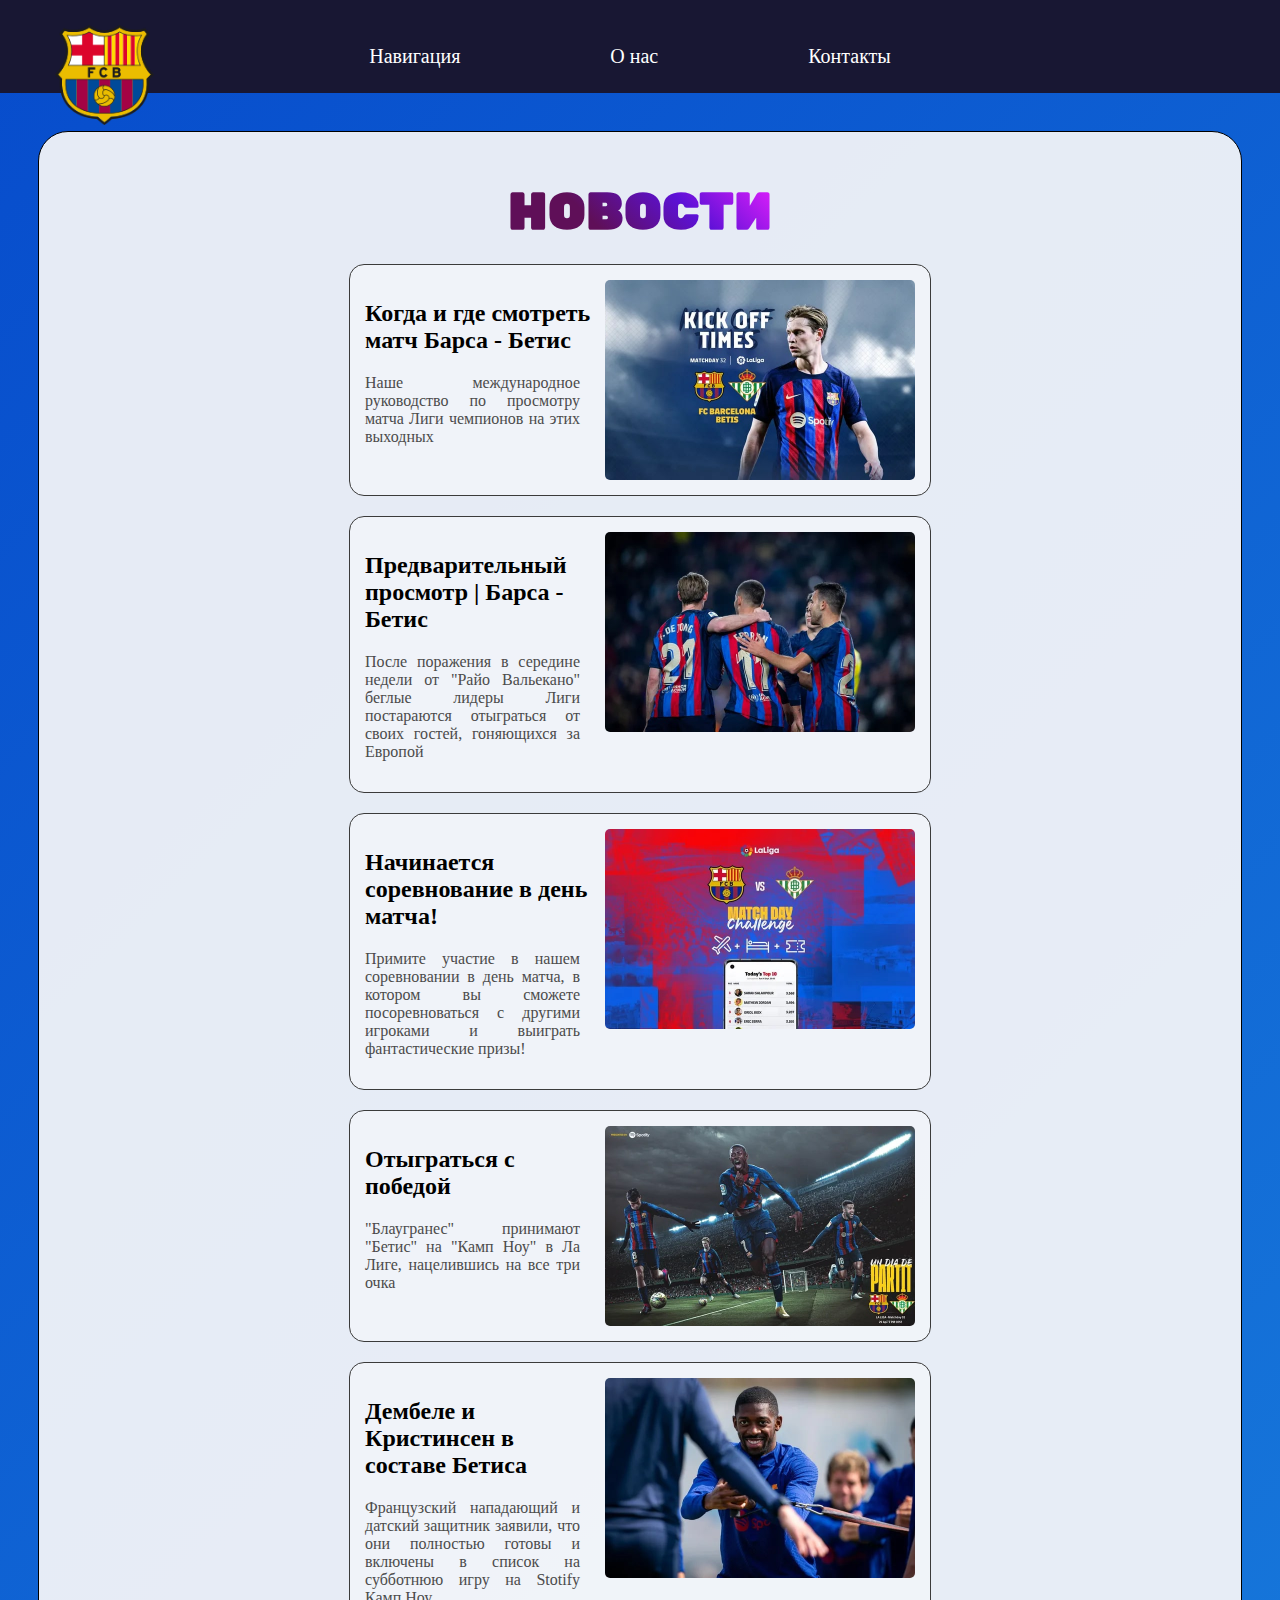
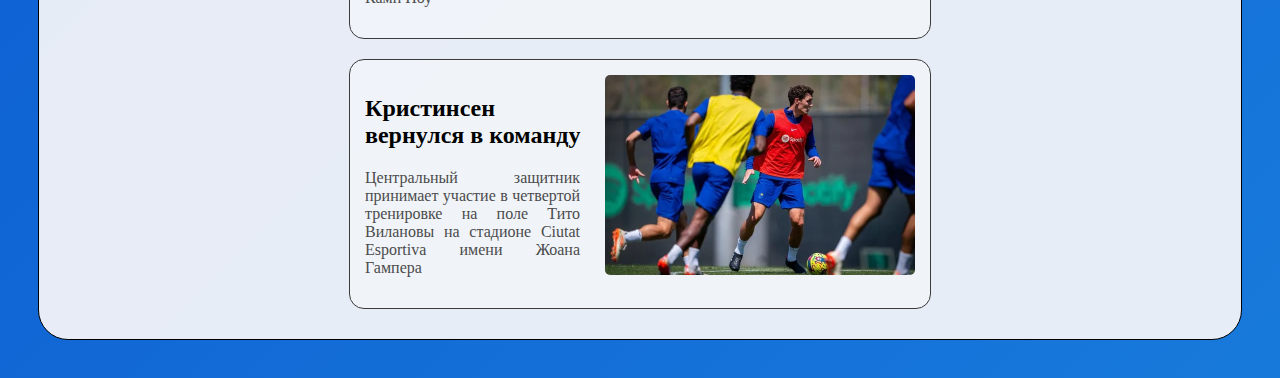
<file: index.html>
<!DOCTYPE html>
<html lang="ru">
<head>
    <meta charset="UTF-8">
    <meta http-equiv="X-UA-Compatible" content="IE=edge">
    <meta name="viewport" content="width=device-width, initial-scale=1.0">
    <link rel="stylesheet" href="styles/styles.css">
    <link rel="stylesheet" href="styles/main.css">
    <title>FC Barcelona</title>
</head>
<body>
    <header>
      <div class="wrapper">
        <a href="./index.html"><img src="img/logo.png" alt="Главная" class="logo"></a>
      </div>
        <nav>
            <ul class="topmenu">
              <li><a href="#" class="submenu-link">Навигация</div></a>
                <ul class="submenu">
                  <li><a href="#">Новости</a></li>
                  <li><a href="schedule.html">График</a></li>
                  <li><a href="tickets.html">Билеты</a></li>
                  <li><a href="results.html">Результаты</a></li>
                  <li><a href="standings.html">Таблица</a></li>
                  <li><a href="players.html">Игроки</a></li>
                  <li><a href="photos.html">Фото</a></li>
                  <li><a href="honours.html">Достижения</a></li>
                </ul>
              </li>
              <li><a href="about.html">О нас</a></li>
              <li><a href="contact.html">Контакты</a></li>
            </ul>
        </nav>
    </header>

    <main>
      <div class="mainbox">
        <h1>Новости</h1>

        <div class="news-block">
          <div class="news">
            <div>
              <h2>Когда и где смотреть матч Барса - Бетис</h2>
              <p>Наше международное руководство по просмотру матча Лиги чемпионов на этих выходных</p>
            </div>
            <img src="img/news/wherewatch.jpg" alt="">
          </div>

          <div class="news">
            <div>
              <h2>Предварительный просмотр | Барса - Бетис</h2>
              <p>После поражения в середине недели от "Райо Вальекано" беглые лидеры Лиги постараются отыграться от своих гостей, гоняющихся за Европой</p>
            </div>
            <img src="img/news/barsebetis.jpg" alt="">
          </div>
          
          <div class="news">
            <div>
              <h2>Начинается соревнование в день матча!</h2>
              <p>Примите участие в нашем соревновании в день матча, в котором вы сможете посоревноваться с другими игроками и выиграть фантастические призы!</p>
            </div>
            <img src="img/news/sorevindaymatch.jpg" alt="">
          </div>

          <div class="news">
            <div>
              <h2>Отыграться с победой</h2>
              <p>"Блаугранес" принимают "Бетис" на "Камп Ноу" в Ла Лиге, нацелившись на все три очка</p>
            </div>
            <img src="img/news/otigratsya.jpg" alt="">
          </div>

          <div class="news">
            <div>
              <h2>Дембеле и Кристинсен в составе Бетиса</h2>
              <p>Французский нападающий и датский защитник заявили, что они полностью готовы и включены в список на субботнюю игру на Stotify Камп Ноу</p>
            </div>
            <img src="img/news/dembele.jpg" alt="">
          </div>

          <div class="news">
            <div>
              <h2>Кристинсен вернулся в команду</h2>
              <p>Центральный защитник принимает участие в четвертой тренировке на поле Тито Вилановы на стадионе Ciutat Esportiva имени Жоана Гампера</p>
            </div>
            <img src="img/news/kristinesback.jpg" alt="">
          </div>
        </div>

      </div>
    </main>

</body>
</html>
</file>
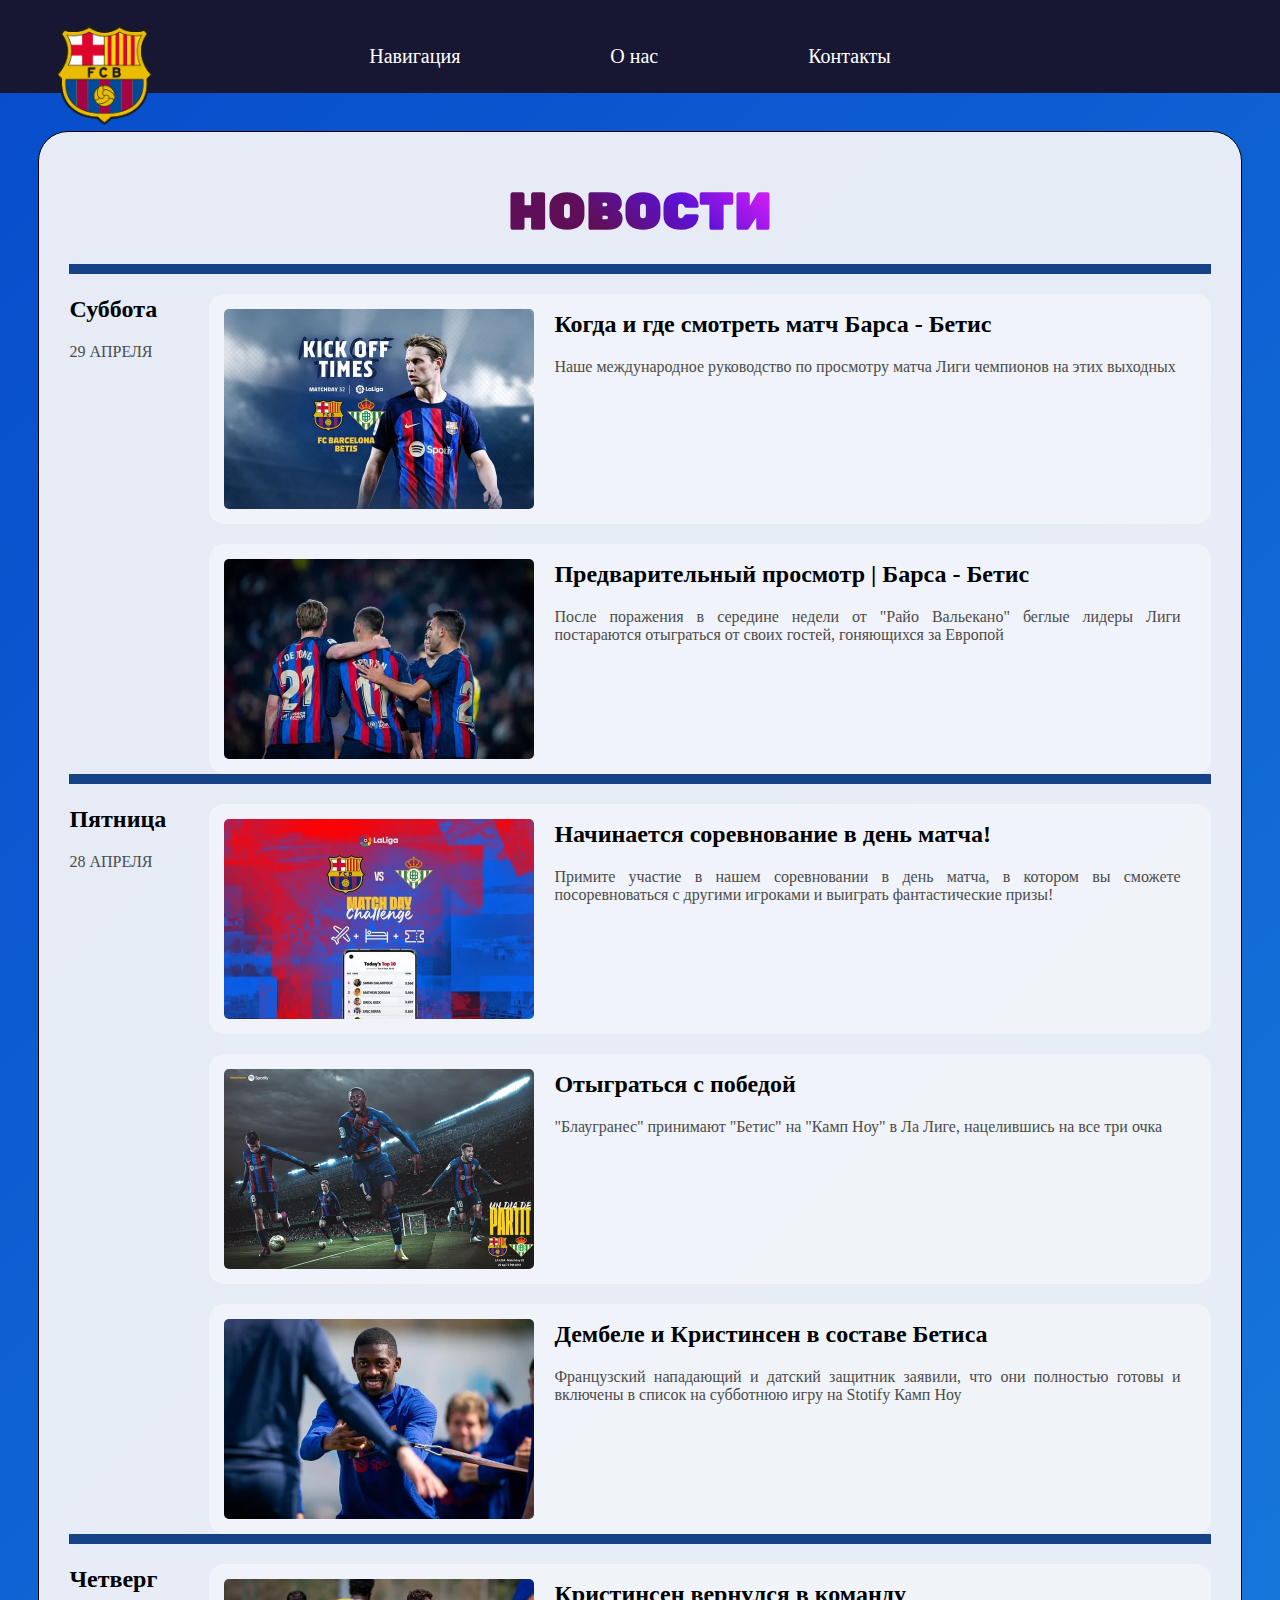
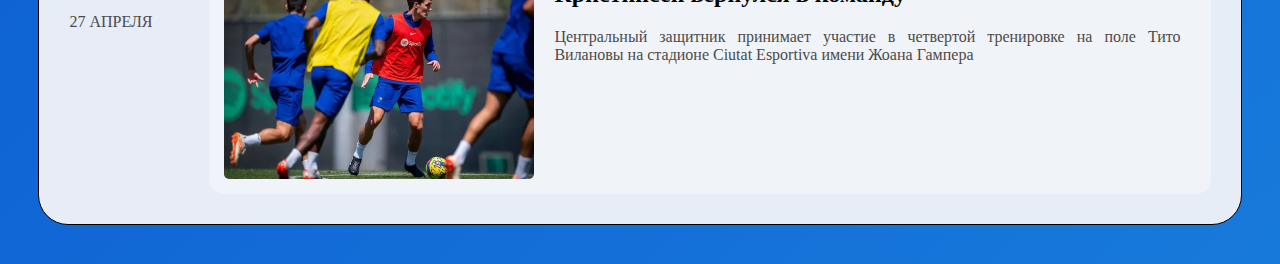
<file: 2.html>
<!DOCTYPE html>
<html lang="ru">
<head>
    <meta charset="UTF-8">
    <meta http-equiv="X-UA-Compatible" content="IE=edge">
    <meta name="viewport" content="width=device-width, initial-scale=1.0">
    <link rel="stylesheet" href="styles/styles.css">
    <link rel="stylesheet" href="styles/main.css">
    <link rel="stylesheet" href="styles/2.css">
    <title>FC Barcelona</title>
</head>
<body>
    <header>
      <div class="wrapper">
        <a href="./index.html"><img src="img/logo.png" alt="Главная" class="logo"></a>
      </div>
        <nav>
            <ul class="topmenu">
              <li><a href="#" class="submenu-link">Навигация</div></a>
                <ul class="submenu">
                  <li><a href="#">Новости</a></li>
                  <li><a href="schedule.html">График</a></li>
                  <li><a href="tickets.html">Билеты</a></li>
                  <li><a href="results.html">Результаты</a></li>
                  <li><a href="standings.html">Таблица</a></li>
                  <li><a href="players.html">Игроки</a></li>
                  <li><a href="photos.html">Фото</a></li>
                  <li><a href="honours.html">Достижения</a></li>
                </ul>
              </li>
              <li><a href="about.html">О нас</a></li>
              <li><a href="contact.html">Контакты</a></li>
            </ul>
        </nav>
    </header>

    <main>
      <div class="mainbox">
        <h1>Новости</h1>

        <div class="day">
          <div class="date">
            <div>
              <h2>Суббота</h2>
              <p>29 АПРЕЛЯ</p>
            </div>
          </div>
          <div class="news-block">
            <div class="news">
              <img src="img/news/wherewatch.jpg" alt="">
              <div>
                <h2>Когда и где смотреть матч Барса - Бетис</h2>
                <p>Наше международное руководство по просмотру матча Лиги чемпионов на этих выходных</p>
              </div>
            </div>
  
            <div class="news">
              <img src="img/news/barsebetis.jpg" alt="">
              <div>
                <h2>Предварительный просмотр | Барса - Бетис</h2>
                <p>После поражения в середине недели от "Райо Вальекано" беглые лидеры Лиги постараются отыграться от своих гостей, гоняющихся за Европой</p>
              </div>
            </div>
          </div>
        </div>

        <div class="day">
          <div class="date">
            <div>
              <h2>Пятница</h2>
              <p>28 АПРЕЛЯ</p>
            </div>
          </div>
          <div class="news-block">
            <div class="news">
              <img src="img/news/sorevindaymatch.jpg" alt="">
              <div>
                <h2>Начинается соревнование в день матча!</h2>
                <p>Примите участие в нашем соревновании в день матча, в котором вы сможете посоревноваться с другими игроками и выиграть фантастические призы!</p>
              </div>
            </div>
  
            <div class="news">
              <img src="img/news/otigratsya.jpg" alt="">
              <div>
                <h2>Отыграться с победой</h2>
                <p>"Блаугранес" принимают "Бетис" на "Камп Ноу" в Ла Лиге, нацелившись на все три очка</p>
              </div>
            </div>
  
            <div class="news">
              <img src="img/news/dembele.jpg" alt="">
              <div>
                <h2>Дембеле и Кристинсен в составе Бетиса</h2>
                <p>Французский нападающий и датский защитник заявили, что они полностью готовы и включены в список на субботнюю игру на Stotify Камп Ноу</p>
              </div>
            </div>
          </div>
        </div>

        <div class="day">
          <div class="date">
            <div>
              <h2>Четверг</h2>
              <p>27 АПРЕЛЯ</p>
            </div>
          </div>
          <div class="news-block">
            <div class="news">
              <img src="img/news/kristinesback.jpg" alt="">
              <div>
                <h2>Кристинсен вернулся в команду</h2>
                <p>Центральный защитник принимает участие в четвертой тренировке на поле Тито Вилановы на стадионе Ciutat Esportiva имени Жоана Гампера</p>
              </div>
            </div>
          </div>
        </div>
      </div>
    </main>

</body>
</html>
</file>
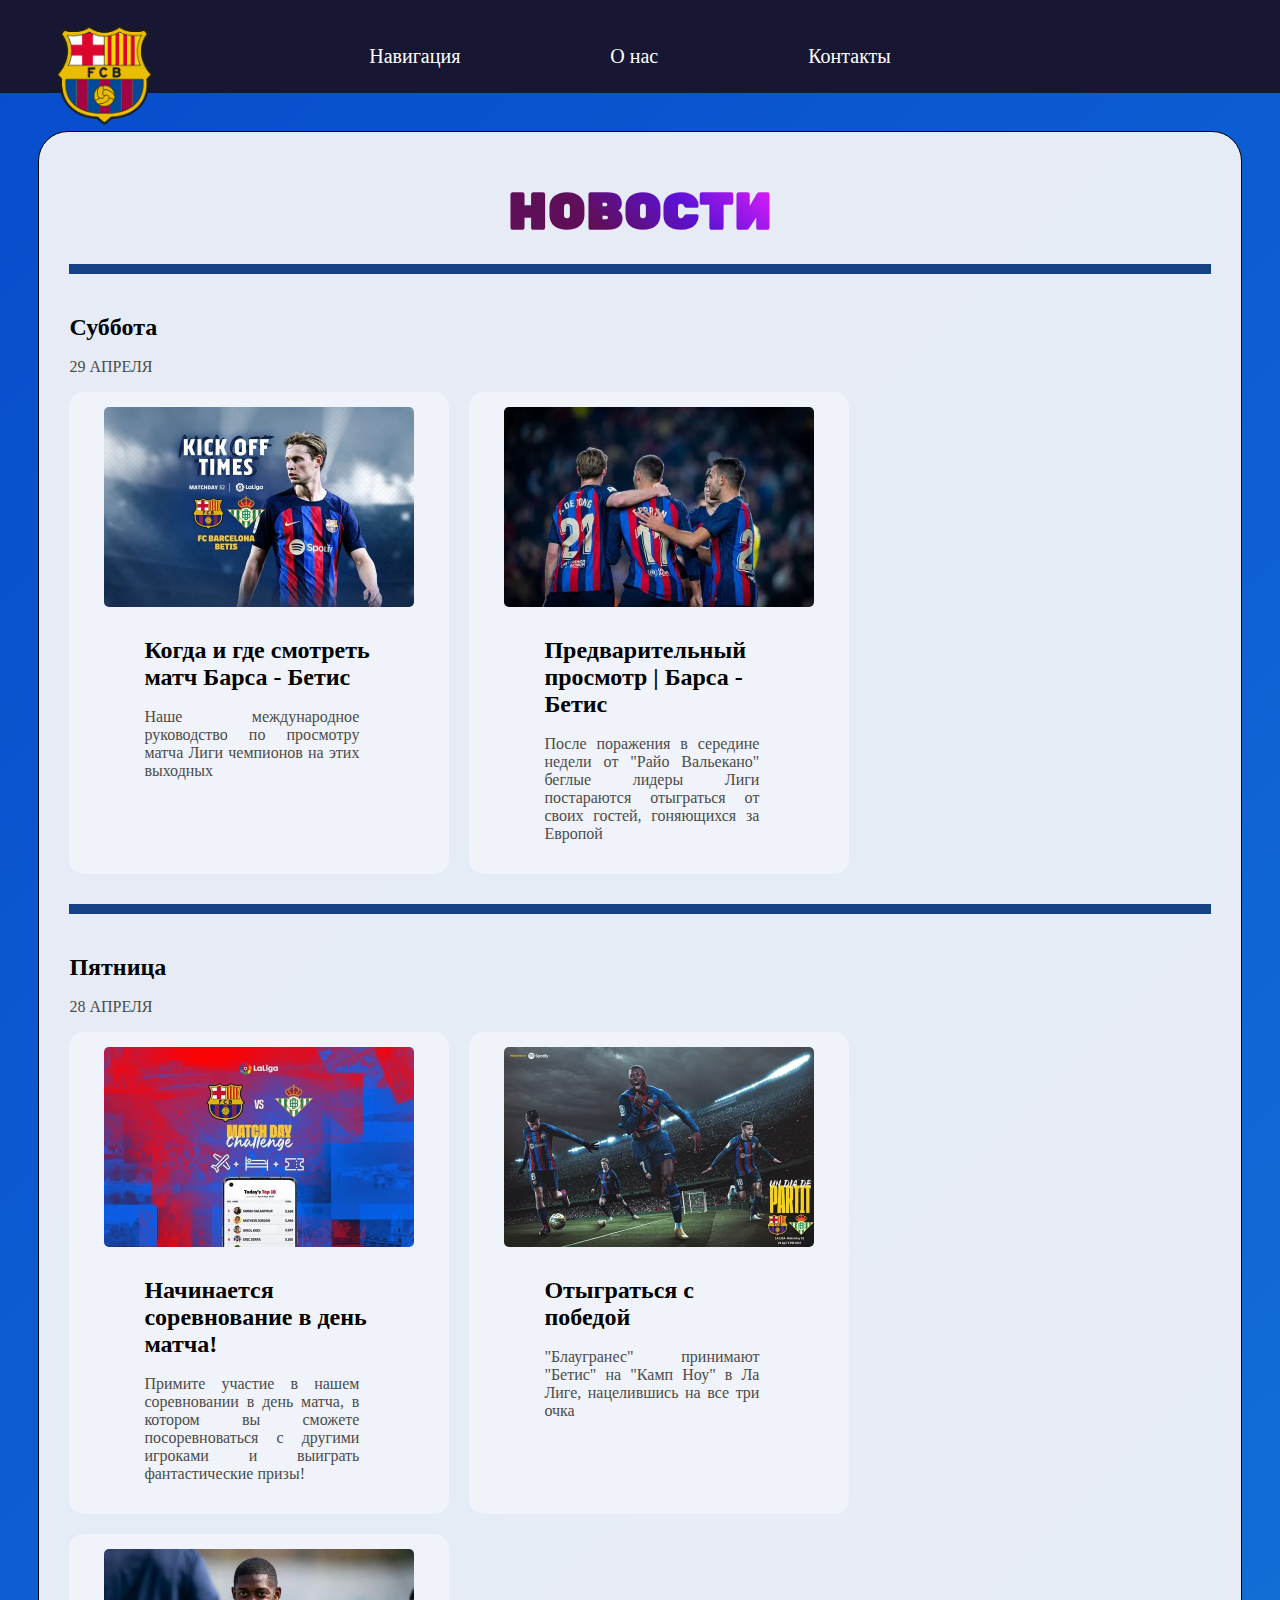
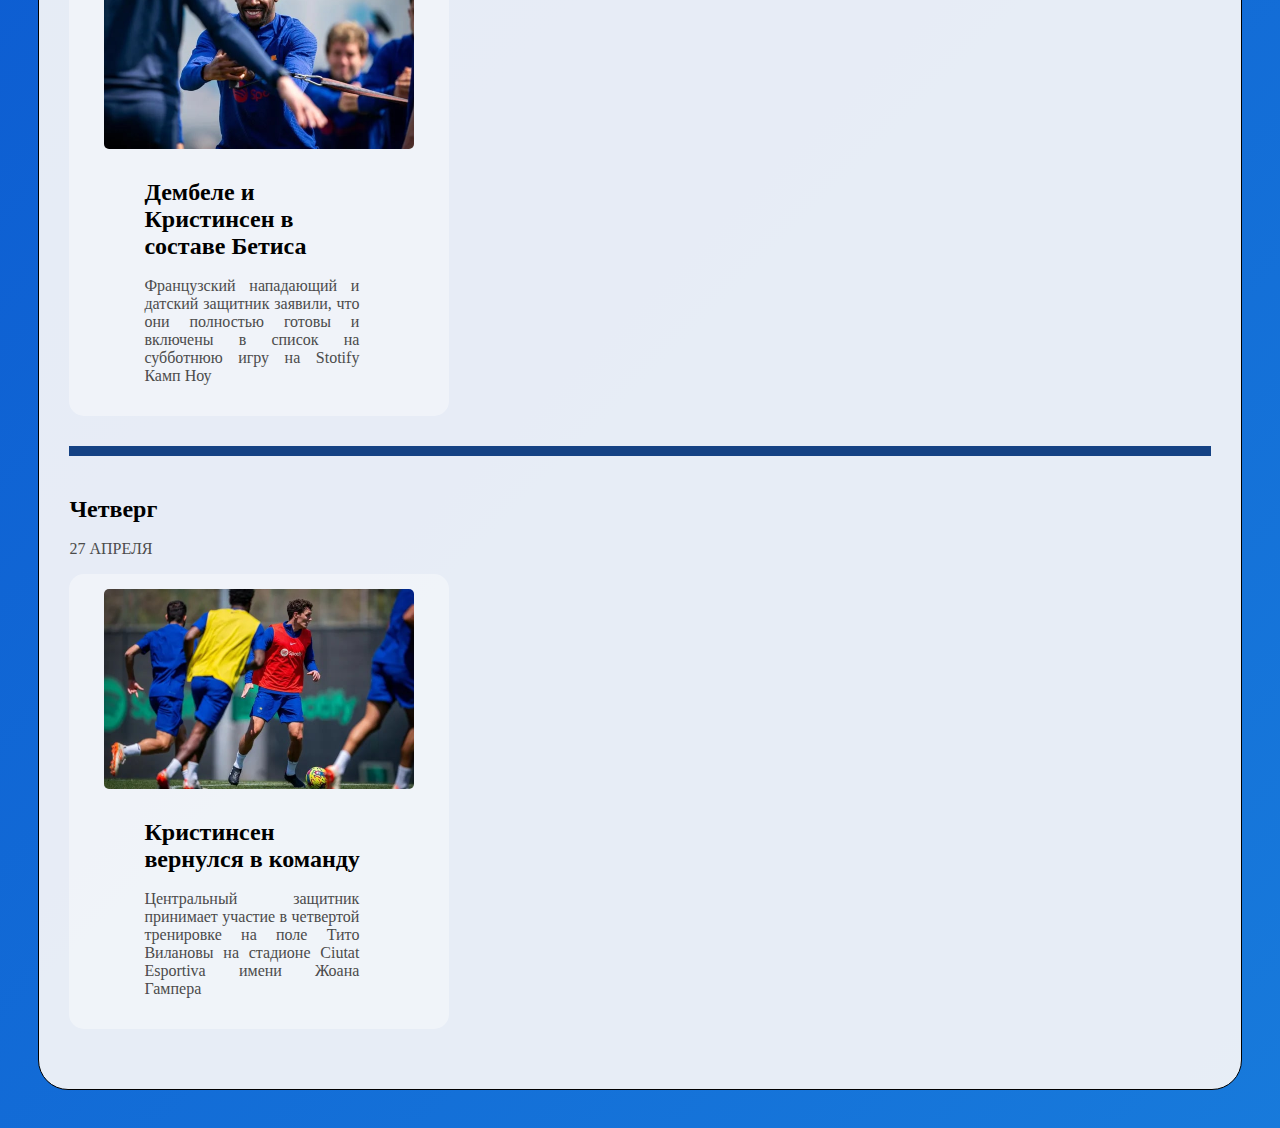
<file: 3.html>
<!DOCTYPE html>
<html lang="ru">
<head>
    <meta charset="UTF-8">
    <meta http-equiv="X-UA-Compatible" content="IE=edge">
    <meta name="viewport" content="width=device-width, initial-scale=1.0">
    <link rel="stylesheet" href="styles/styles.css">
    <link rel="stylesheet" href="styles/main.css">
    <link rel="stylesheet" href="styles/3.css">
    <title>FC Barcelona</title>
</head>
<body>
    <header>
      <div class="wrapper">
        <a href="./index.html"><img src="img/logo.png" alt="Главная" class="logo"></a>
      </div>
        <nav>
            <ul class="topmenu">
              <li><a href="#" class="submenu-link">Навигация</div></a>
                <ul class="submenu">
                  <li><a href="#">Новости</a></li>
                  <li><a href="schedule.html">График</a></li>
                  <li><a href="tickets.html">Билеты</a></li>
                  <li><a href="results.html">Результаты</a></li>
                  <li><a href="standings.html">Таблица</a></li>
                  <li><a href="players.html">Игроки</a></li>
                  <li><a href="photos.html">Фото</a></li>
                  <li><a href="honours.html">Достижения</a></li>
                </ul>
              </li>
              <li><a href="about.html">О нас</a></li>
              <li><a href="contact.html">Контакты</a></li>
            </ul>
        </nav>
    </header>

    <main>
      <div class="mainbox">
        <h1>Новости</h1>

        <div class="day">
          <div class="date">
            <div>
              <h2>Суббота</h2>
              <p>29 АПРЕЛЯ</p>
            </div>
          </div>
          <div class="news-block">
            <div class="news">
              <img src="img/news/wherewatch.jpg" alt="">
              <div>
                <h2>Когда и где смотреть матч Барса - Бетис</h2>
                <p>Наше международное руководство по просмотру матча Лиги чемпионов на этих выходных</p>
              </div>
            </div>
  
            <div class="news">
              <img src="img/news/barsebetis.jpg" alt="">
              <div>
                <h2>Предварительный просмотр | Барса - Бетис</h2>
                <p>После поражения в середине недели от "Райо Вальекано" беглые лидеры Лиги постараются отыграться от своих гостей, гоняющихся за Европой</p>
              </div>
            </div>
          </div>
        </div>

        <div class="day">
          <div class="date">
            <div>
              <h2>Пятница</h2>
              <p>28 АПРЕЛЯ</p>
            </div>
          </div>
          <div class="news-block">
            <div class="news">
              <img src="img/news/sorevindaymatch.jpg" alt="">
              <div>
                <h2>Начинается соревнование в день матча!</h2>
                <p>Примите участие в нашем соревновании в день матча, в котором вы сможете посоревноваться с другими игроками и выиграть фантастические призы!</p>
              </div>
            </div>
  
            <div class="news">
              <img src="img/news/otigratsya.jpg" alt="">
              <div>
                <h2>Отыграться с победой</h2>
                <p>"Блаугранес" принимают "Бетис" на "Камп Ноу" в Ла Лиге, нацелившись на все три очка</p>
              </div>
            </div>
  
            <div class="news">
              <img src="img/news/dembele.jpg" alt="">
              <div>
                <h2>Дембеле и Кристинсен в составе Бетиса</h2>
                <p>Французский нападающий и датский защитник заявили, что они полностью готовы и включены в список на субботнюю игру на Stotify Камп Ноу</p>
              </div>
            </div>
          </div>
        </div>

        <div class="day">
          <div class="date">
            <div>
              <h2>Четверг</h2>
              <p>27 АПРЕЛЯ</p>
            </div>
          </div>
          <div class="news-block">
            <div class="news">
              <img src="img/news/kristinesback.jpg" alt="">
              <div>
                <h2>Кристинсен вернулся в команду</h2>
                <p>Центральный защитник принимает участие в четвертой тренировке на поле Тито Вилановы на стадионе Ciutat Esportiva имени Жоана Гампера</p>
              </div>
            </div>
          </div>
        </div>
      </div>

      </div>
    </main>

</body>
</html>
</file>
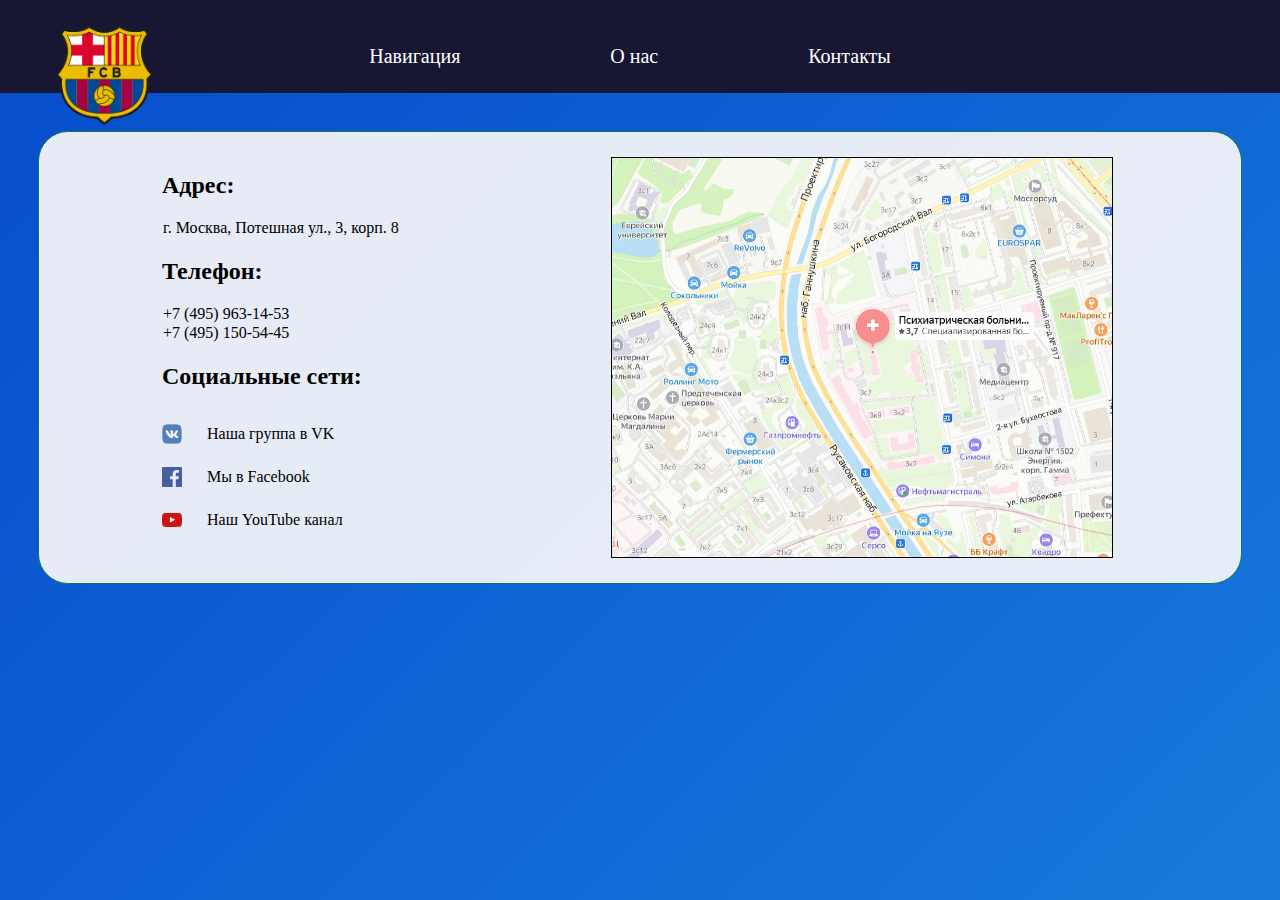
<file: contact.html>
<!DOCTYPE html>
<html lang="en">
<head>
    <meta charset="UTF-8">
    <meta http-equiv="X-UA-Compatible" content="IE=edge">
    <meta name="viewport" content="width=device-width, initial-scale=1.0">
    <link rel="stylesheet" href="styles/styles.css">
    <link rel="stylesheet" href="styles/contact.css">
    <title>FC Barcelona</title>
</head>
<body>
    <header>
        <div class="wrapper">
            <a href="./index.html"><img src="img/logo.png" alt="Главная" class="logo"></a>
        </div>
        <nav>
            <ul class="topmenu">
              <li><a href="#" class="submenu-link">Навигация</div></a>
                <ul class="submenu">
                  <li><a href="index.html">Новости</a></li>
                  <li><a href="schedule.html">График</a></li>
                  <li><a href="tickets.html">Билеты</a></li>
                  <li><a href="results.html">Результаты</a></li>
                  <li><a href="standings.html">Таблица</a></li>
                  <li><a href="players.html">Игроки</a></li>
                  <li><a href="photos.html">Фото</a></li>
                  <li><a href="honours.html">Достижения</a></li>
                </ul>
              </li>
              <li><a href="about.html">О нас</a></li>
              <li><a href="#">Контакты</a></li>
            </ul>
        </nav>
    </header>

    <main id="contacts">
        <div class="main-section">
            <div class="contact-text">
                <div class="address">
                    <h2>Адрес:</h2>
                    <p>г. Москва, Потешная ул., 3, корп. 8</p>
                </div>

                <div class="telephone">
                    <h2>Телефон:</h2>
                    <p>+7 (495) 963-14-53</p>
                    <p>+7 (495) 150-54-45</p>
                </div>

                <div class="social">
                    <h2>Социальные сети:</h2>
                    <span>
                        <img src="img/vk.svg" alt="VK">
                        <a href="https://vk.com/">Наша группа в VK</a>
                    </span>

                    <span>
                        <img src="img/facebook.svg" alt="Facebook">
                        <a href="https://facebook.com/">Мы в Facebook</a>
                    </span>

                    <span>
                        <img src="img/youtube.svg" alt="YouTube">
                        <a href="https://youtube.com/">Наш YouTube канал</a>
                    </span>
                </div>
            </div>
            <img src="img/MAP.jpg" alt="Карта" class="map">
        </div>
    </main>
</body>
</html>
</file>
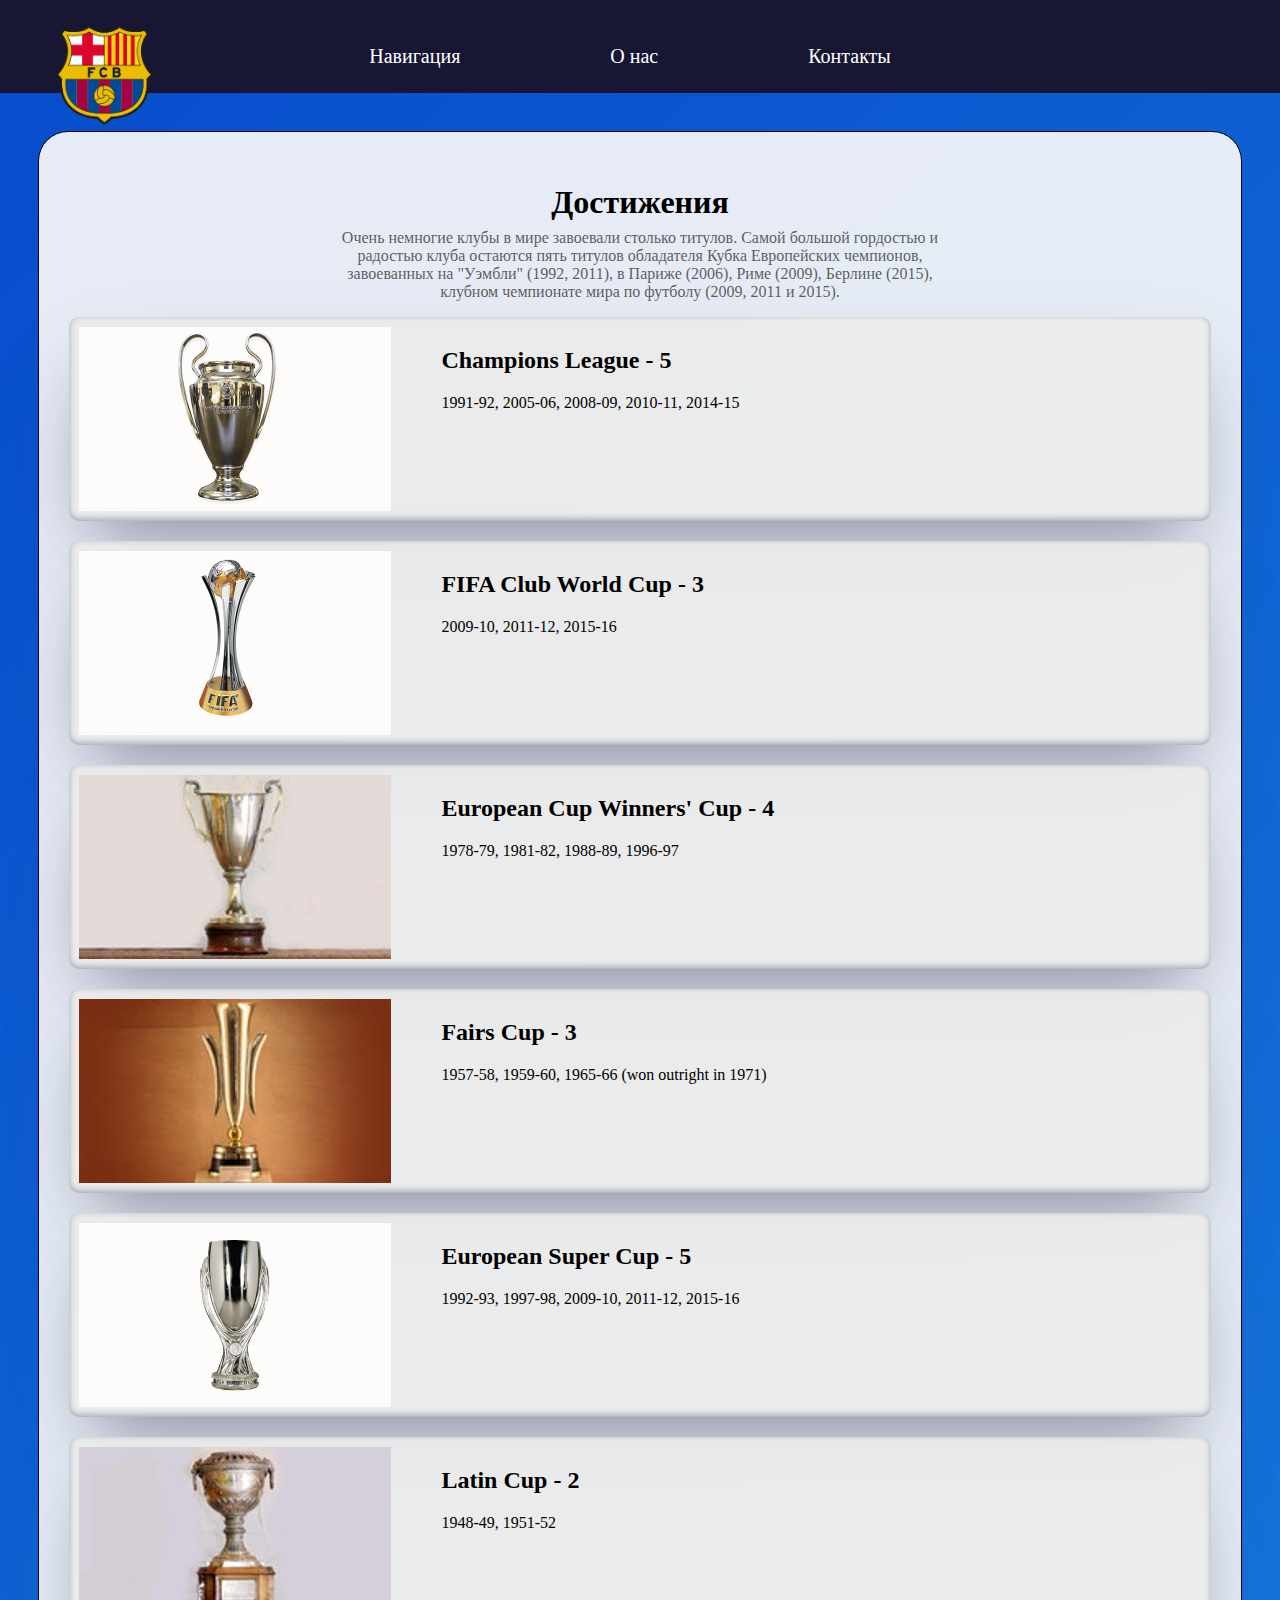
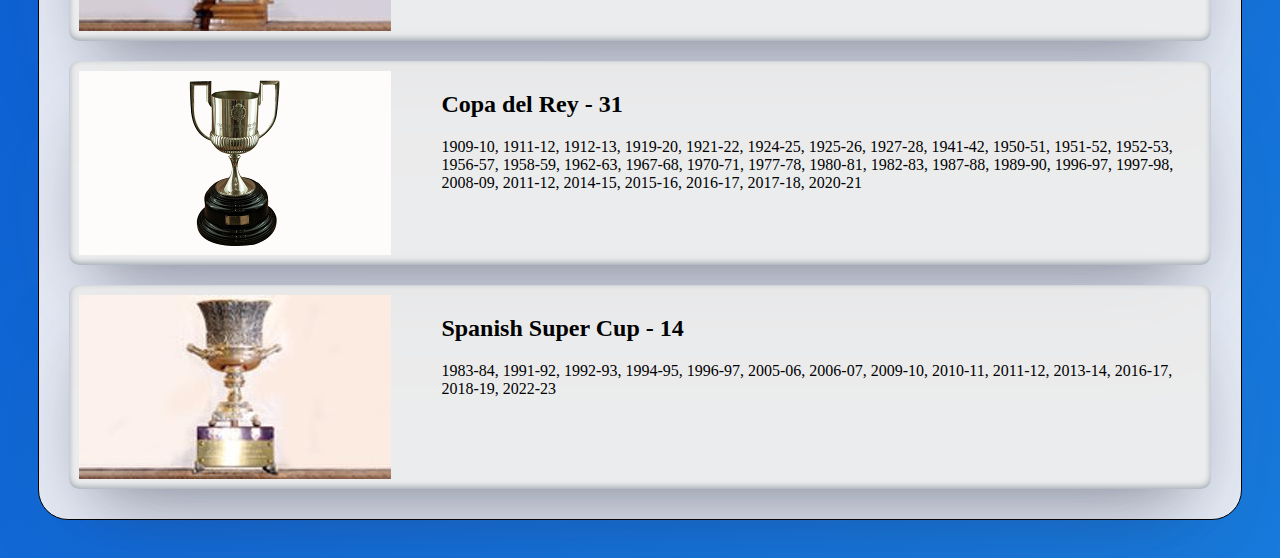
<file: honours.html>
<!DOCTYPE html>
<html lang="ru">
<head>
    <meta charset="UTF-8">
    <meta http-equiv="X-UA-Compatible" content="IE=edge">
    <meta name="viewport" content="width=device-width, initial-scale=1.0">
    <link rel="stylesheet" href="styles/styles.css">
    <link rel="stylesheet" href="styles/honours.css">
    <title>FC Barcelona</title>
</head>
<body>
    <header>
      <div class="wrapper">
        <a href="./index.html"><img src="img/logo.png" alt="Главная" class="logo"></a>
      </div>
        <nav>
            <ul class="topmenu">
              <li><a href="#" class="submenu-link">Навигация</div></a>
                <ul class="submenu">
                  <li><a href="index.html">Новости</a></li>
                  <li><a href="schedule.html">График</a></li>
                  <li><a href="tickets.html">Билеты</a></li>
                  <li><a href="results.html">Результаты</a></li>
                  <li><a href="standings.html">Таблица</a></li>
                  <li><a href="players.html">Игроки</a></li>
                  <li><a href="photos.html">Фото</a></li>
                  <li><a href="#">Достижения</a></li>
                </ul>
              </li>
              <li><a href="about.html">О нас</a></li>
              <li><a href="contact.html">Контакты</a></li>
            </ul>
        </nav>
    </header>

    <main>
        <div class="mainbox">
          <h1>Достижения</h1>
          <p class="sub">Очень немногие клубы в мире завоевали столько титулов. 
            Самой большой гордостью и радостью клуба остаются пять титулов обладателя Кубка Европейских чемпионов, 
            завоеванных на "Уэмбли" (1992, 2011), в Париже (2006), Риме (2009), 
            Берлине (2015), клубном чемпионате мира по футболу (2009, 2011 и 2015).
          </p>
          <div class="champs">
            <div class="honor">
              <img src="./img/honor/Champions-League.png" alt="">
              <div>
                <h2>Champions League - 5</h2>
                <p>1991-92, 2005-06, 2008-09, 2010-11, 2014-15</p>
              </div>
            </div>

            <div class="honor">
              <img src="./img/honor/Fifa-Club-World-Cup.png" alt="">
              <div>
                <h2>FIFA Club World Cup - 3</h2>
                <p>2009-10, 2011-12, 2015-16</p>
              </div>
            </div>

            <div class="honor">
              <img src="./img/honor/Recopa-d-Europa.jpg" alt="">
              <div>
                <h2>European Cup Winners' Cup - 4</h2>
                <p>1978-79, 1981-82, 1988-89, 1996-97</p>
              </div>
            </div>

            <div class="honor">
              <img src="./img/honor/Copa-de-Fires.jpg" alt="">
              <div>
                <h2>Fairs Cup - 3</h2>
                <p>1957-58, 1959-60, 1965-66 (won outright in 1971)</p>
              </div>
            </div>

            <div class="honor">
              <img src="./img/honor/European-Super-Cup.png" alt="">
              <div>
                <h2>European Super Cup - 5</h2>
                <p>1992-93, 1997-98, 2009-10, 2011-12, 2015-16</p>
              </div>
            </div>

            <div class="honor">
              <img src="./img/honor/Copa-Llatina.jpg" alt="">
              <div>
                <h2>Latin Cup - 2</h2>
                <p>1948-49, 1951-52</p>
              </div>
            </div>

            <div class="honor">
              <img src="./img/honor/Spanish-Cup.png" alt="">
              <div>
                <h2>Copa del Rey - 31</h2>
                <p>1909-10, 1911-12, 1912-13, 1919-20, 1921-22, 1924-25, 1925-26, 1927-28, 1941-42, 1950-51, 1951-52, 1952-53, 1956-57, 1958-59, 1962-63, 1967-68, 1970-71, 1977-78, 1980-81, 1982-83, 1987-88, 1989-90, 1996-97, 1997-98, 2008-09, 2011-12, 2014-15, 2015-16, 2016-17, 2017-18, 2020-21</p>
              </div>
            </div>

            <div class="honor">
              <img src="./img/honor/Supercopa-Espanya.jpg" alt="">
              <div>
                <h2>Spanish Super Cup - 14</h2>
                <p>1983-84, 1991-92, 1992-93, 1994-95, 1996-97, 2005-06, 2006-07, 2009-10, 2010-11, 2011-12, 2013-14, 2016-17, 2018-19, 2022-23</p>
              </div>
            </div>
          </div>
        </div>
    </main>

</body>
</html>
</file>
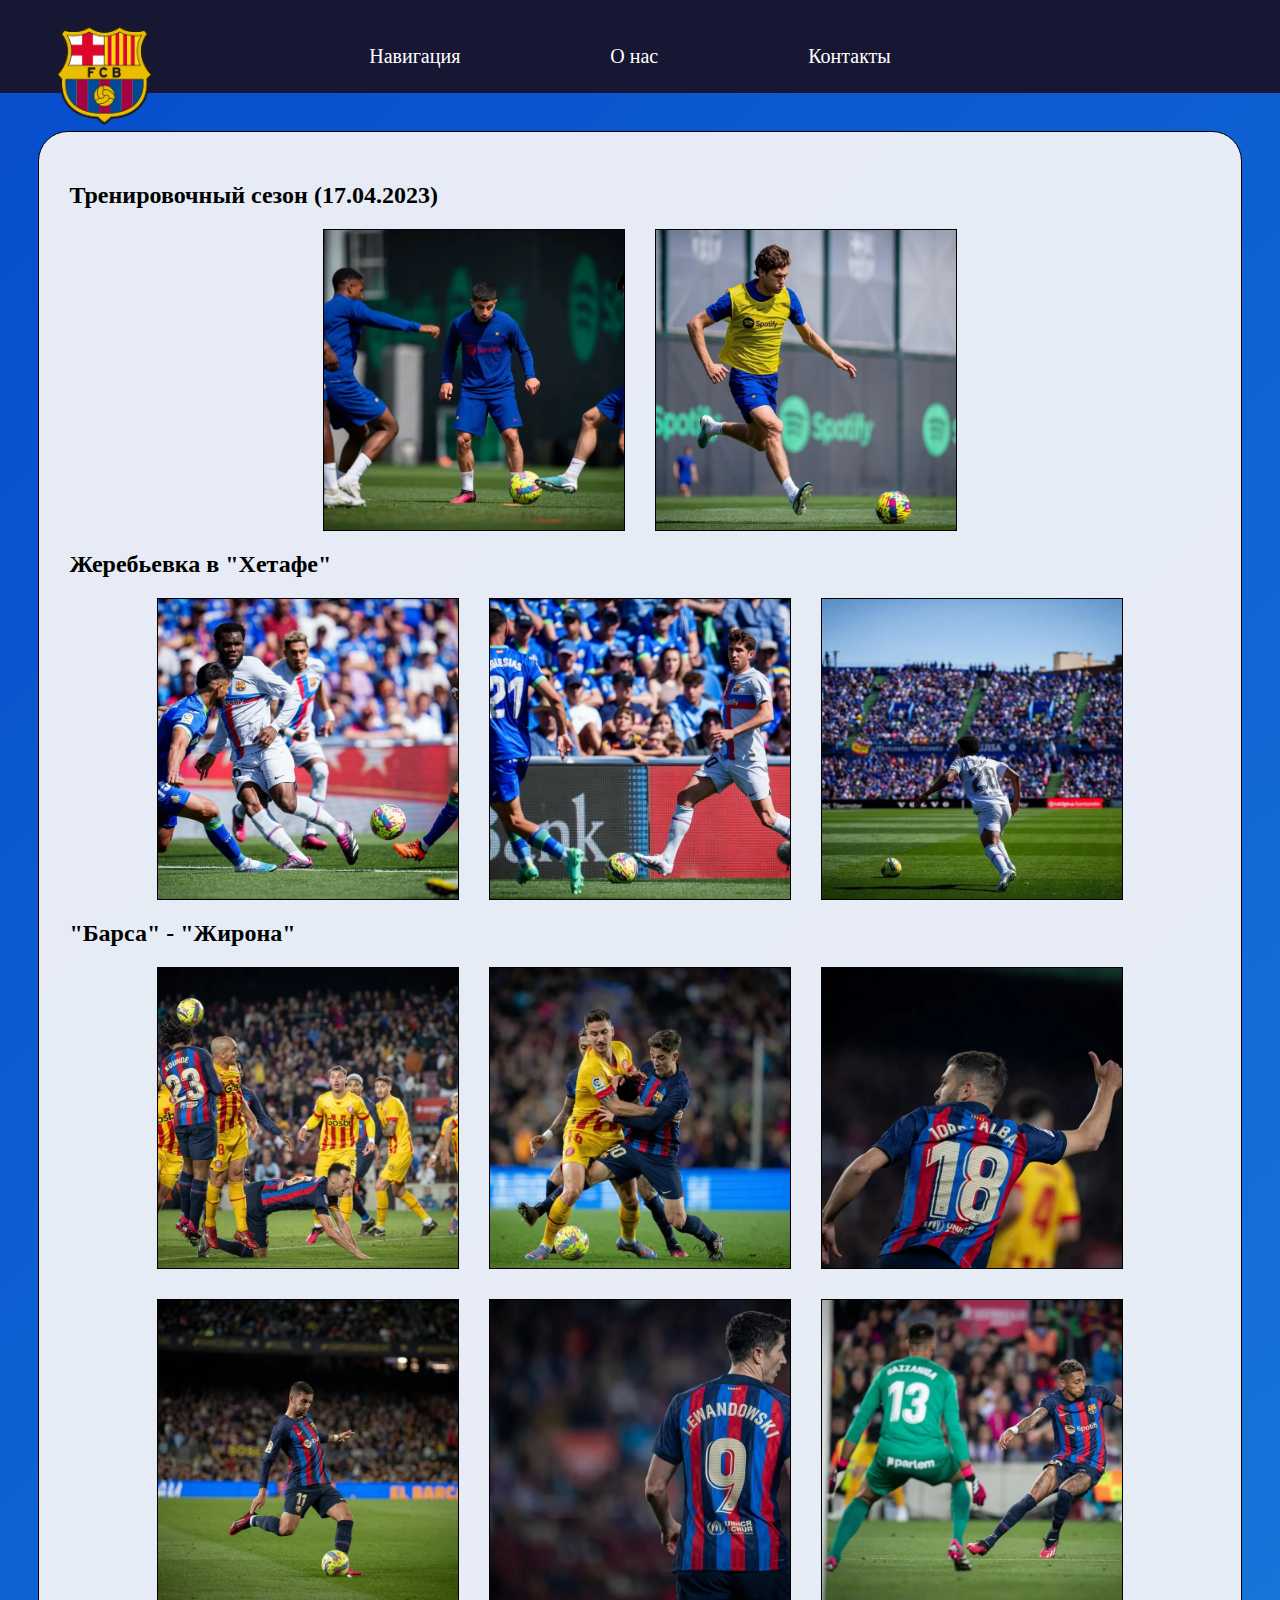
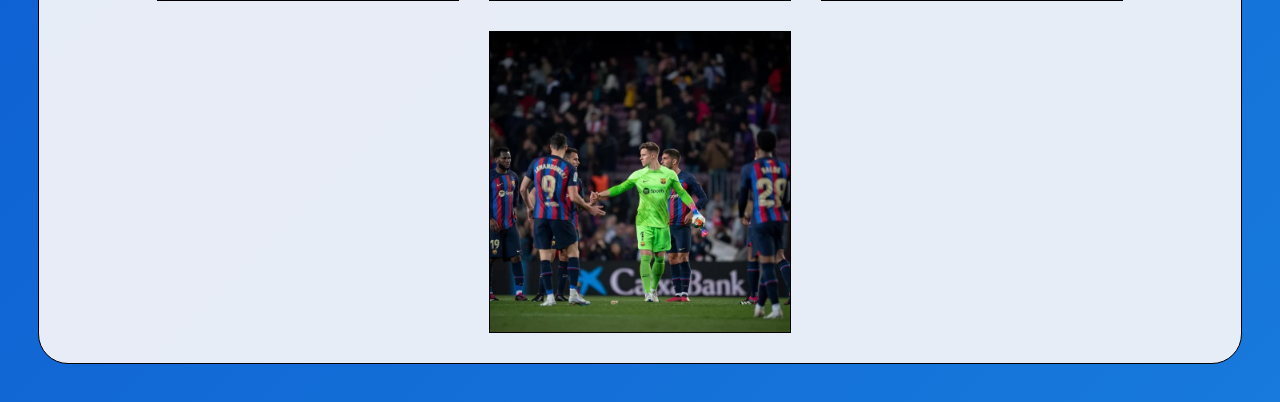
<file: photos.html>
<!DOCTYPE html>
<html lang="ru">
<head>
    <meta charset="UTF-8">
    <meta http-equiv="X-UA-Compatible" content="IE=edge">
    <meta name="viewport" content="width=device-width, initial-scale=1.0">
    <link rel="stylesheet" href="styles/styles.css">
    <link rel="stylesheet" href="styles/photos.css">
    <title>FC Barcelona</title>
</head>
<body>
    <header>
      <div class="wrapper">
        <a href="./index.html"><img src="img/logo.png" alt="Главная" class="logo"></a>
      </div>
        <nav>
            <ul class="topmenu">
              <li><a href="#" class="submenu-link">Навигация</div></a>
                <ul class="submenu">
                  <li><a href="index.html">Новости</a></li>
                  <li><a href="schedule.html">График</a></li>
                  <li><a href="tickets.html">Билеты</a></li>
                  <li><a href="results.html">Результаты</a></li>
                  <li><a href="standings.html">Таблица</a></li>
                  <li><a href="players.html">Игроки</a></li>
                  <li><a href="#">Фото</a></li>
                  <li><a href="honours.html">Достижения</a></li>
                </ul>
              </li>
              <li><a href="about.html">О нас</a></li>
              <li><a href="contact.html">Контакты</a></li>
            </ul>
        </nav>
    </header>

    <main>
        <div class="mainbox">
          <div class="gallary">
            <h2>Тренировочный сезон (17.04.2023)</h2>
            <div class="photos">
              <img src="./img/gallary/trainsez1.jpg" alt="">  
              <img src="./img/gallary/trainsez2.jpg" alt="">  
            </div>
          </div>

          <div class="gallary">
            <h2>Жеребьевка в "Хетафе"</h2>
            <div class="photos">
              <img src="./img/gallary/getafe1.jpg" alt="">
              <img src="./img/gallary/getafe2.jpg" alt="">  
              <img src="./img/gallary/getafe3.jpg" alt="">  
            </div>
          </div>

          <div class="gallary">
            <h2>"Барса" - "Жирона"</h2>
            <div class="photos">
              <img src="./img/gallary/barcagirone1.jpg" alt="">
              <img src="./img/gallary/barcagirone2.jpg" alt="">  
              <img src="./img/gallary/barcagirone3.jpg" alt="">  
              <img src="./img/gallary/barcagirone4.jpg" alt="">  
              <img src="./img/gallary/barcagirone5.jpg" alt="">  
              <img src="./img/gallary/barcagirone6.jpg" alt="">  
              <img src="./img/gallary/barcagirone7.jpg" alt="">  

            </div>
          </div>
        </div>
    </main>

</body>
</html>
</file>
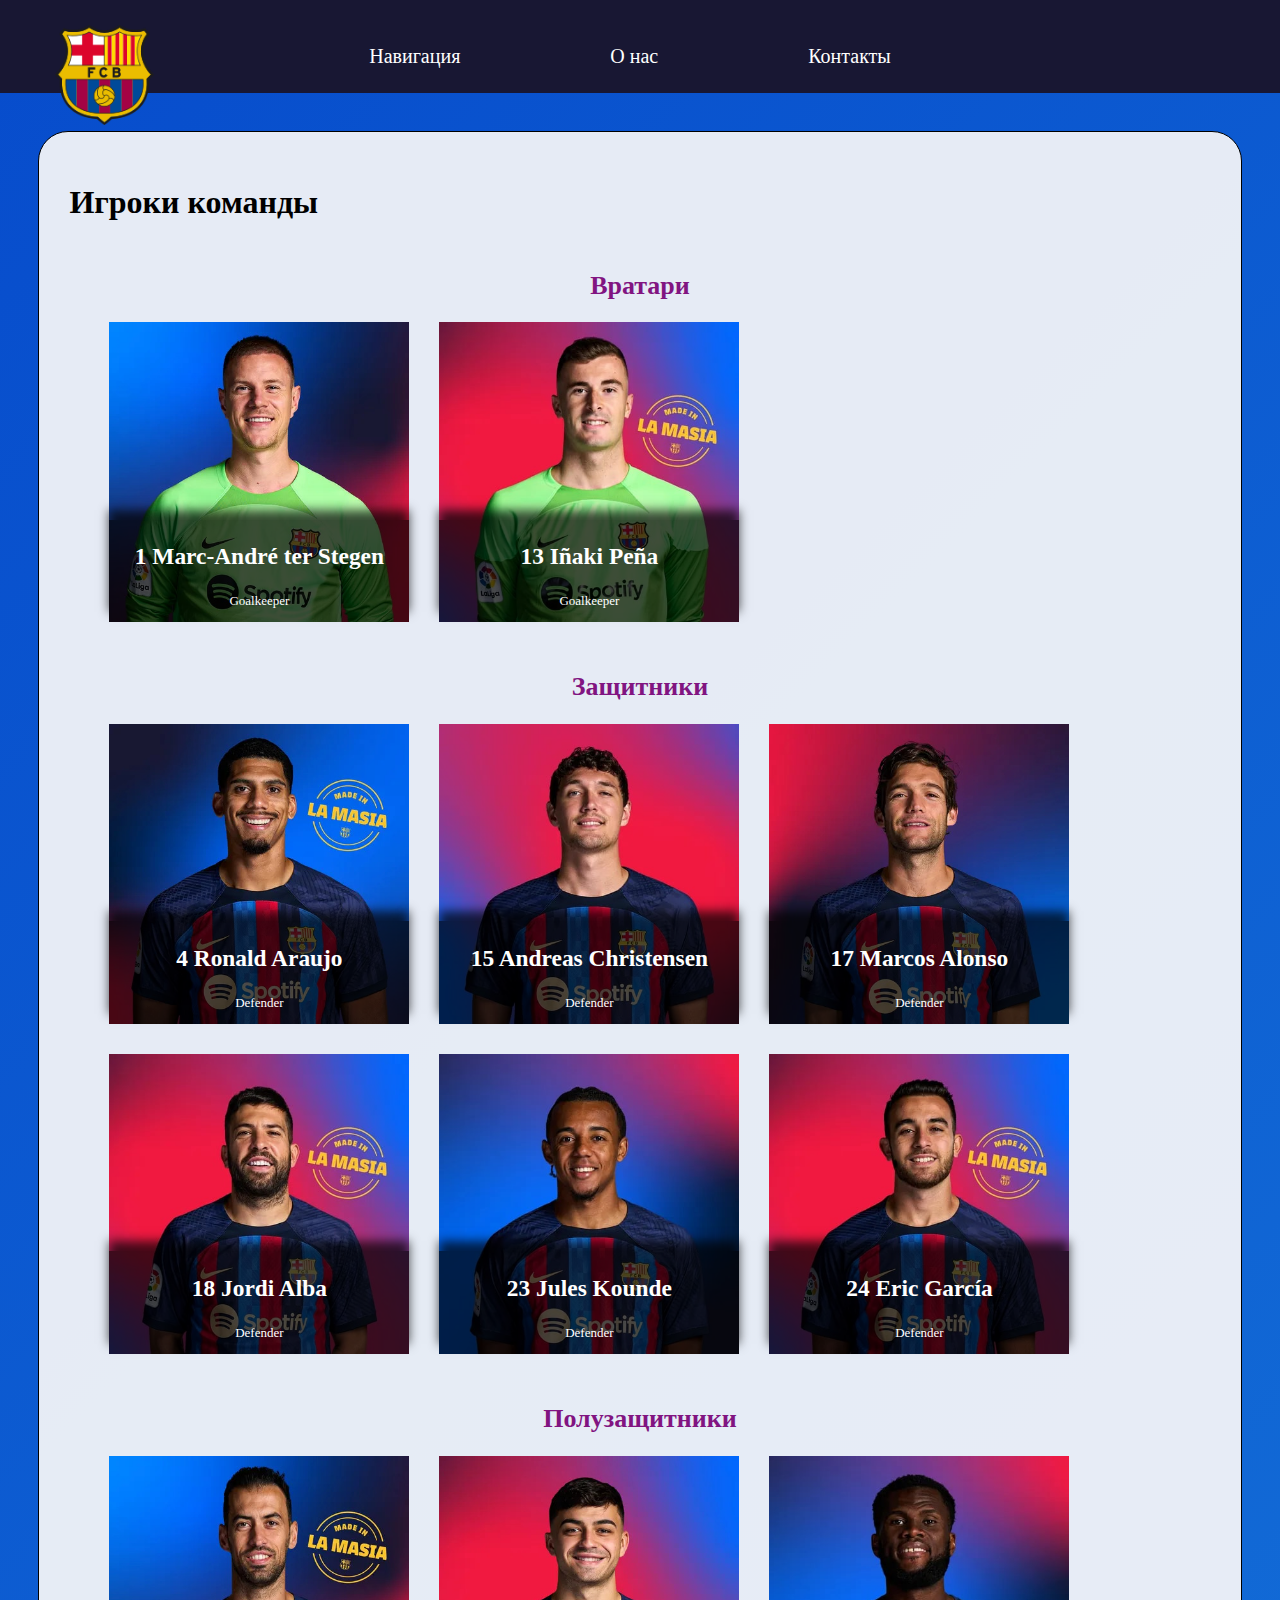
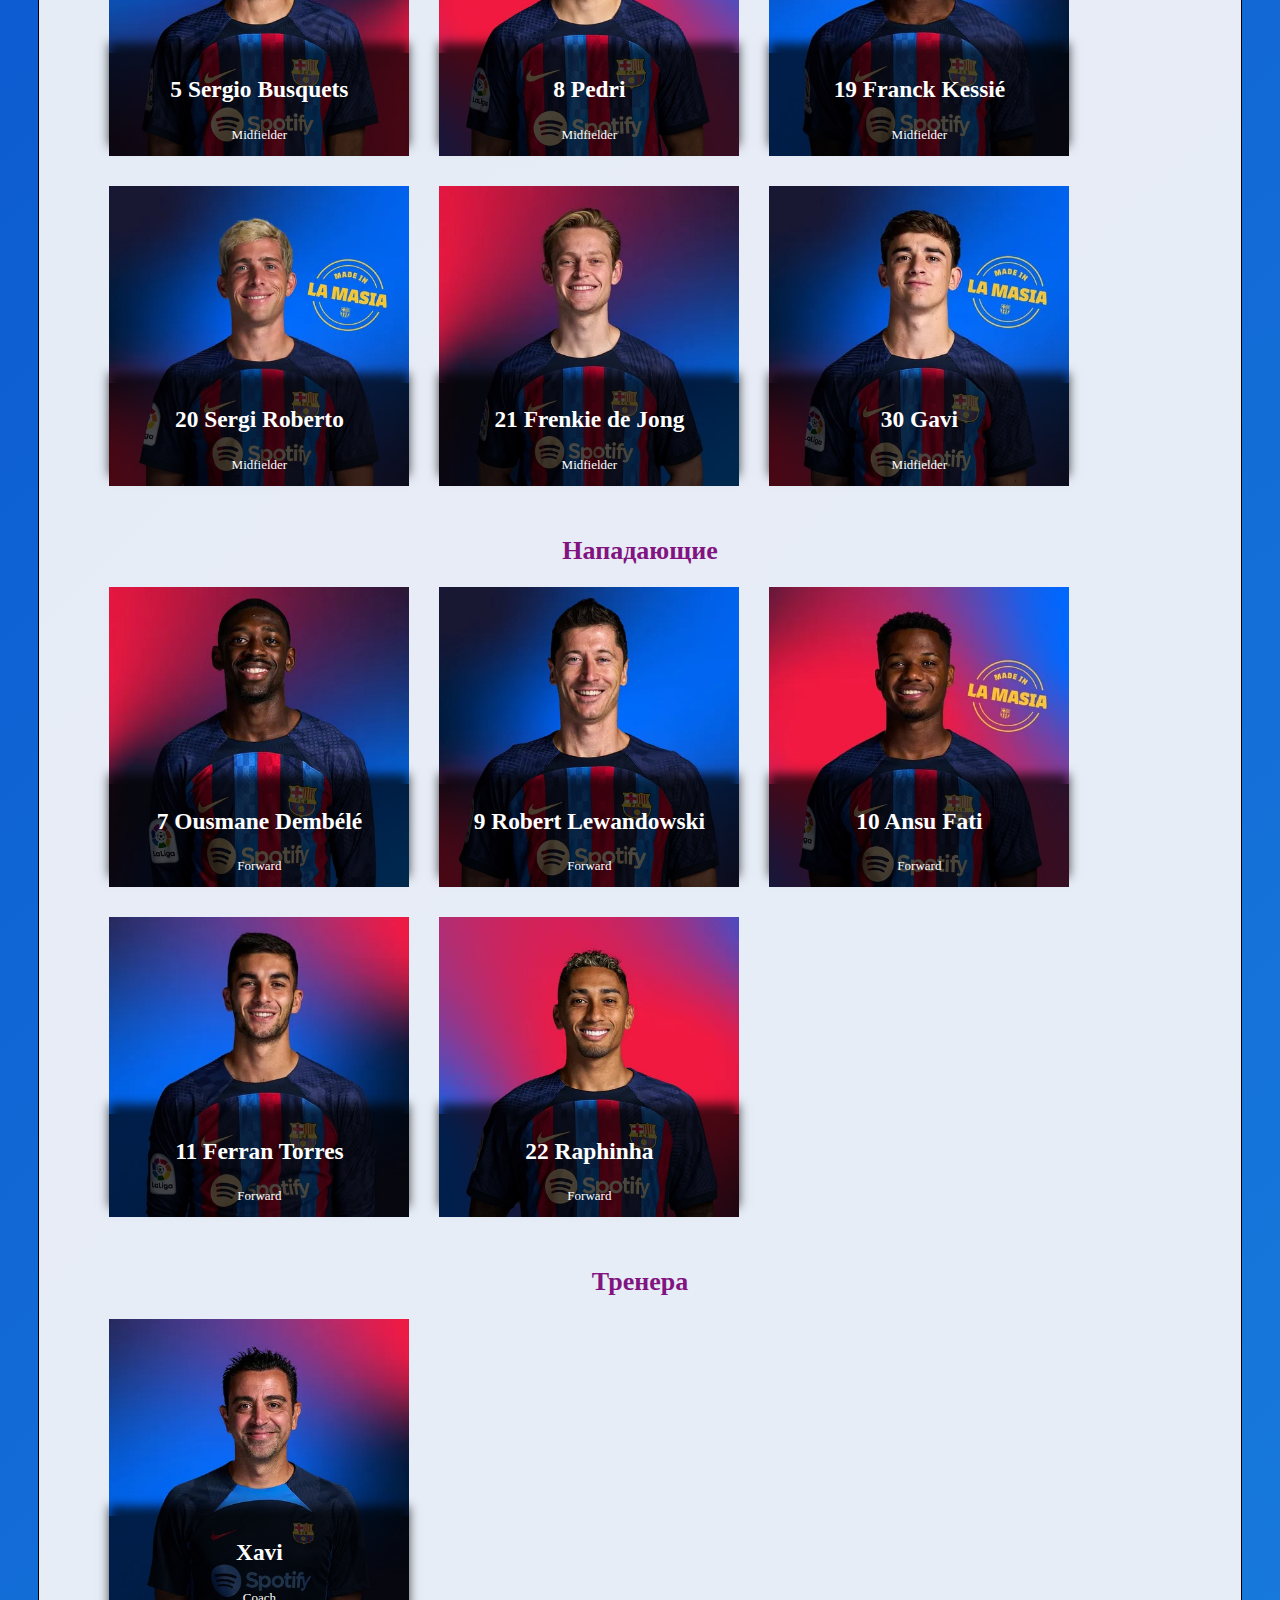
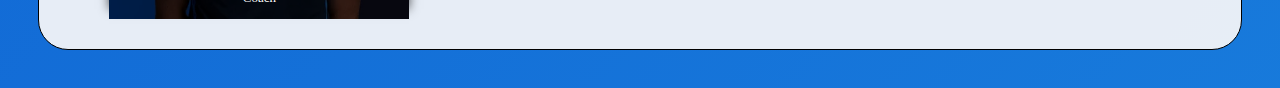
<file: players.html>
<!DOCTYPE html>
<html lang="ru">
<head>
    <meta charset="UTF-8">
    <meta http-equiv="X-UA-Compatible" content="IE=edge">
    <meta name="viewport" content="width=device-width, initial-scale=1.0">
    <link rel="stylesheet" href="styles/styles.css">
    <link rel="stylesheet" href="styles/players.css">
    <title>FC Barcelona</title>
</head>
<body>
    <header>
      <div class="wrapper">
        <a href="./index.html"><img src="img/logo.png" alt="Главная" class="logo"></a>
      </div>
        <nav>
            <ul class="topmenu">
              <li><a href="#" class="submenu-link">Навигация</div></a>
                <ul class="submenu">
                  <li><a href="index.html">Новости</a></li>
                  <li><a href="schedule.html">График</a></li>
                  <li><a href="tickets.html">Билеты</a></li>
                  <li><a href="results.html">Результаты</a></li>
                  <li><a href="standings.html">Таблица</a></li>
                  <li><a href="#">Игроки</a></li>
                  <li><a href="photos.html">Фото</a></li>
                  <li><a href="honours.html">Достижения</a></li>
                </ul>
              </li>
              <li><a href="about.html">О нас</a></li>
              <li><a href="contact.html">Контакты</a></li>
            </ul>
        </nav>
    </header>

    <main>
        <div class="mainbox">
          <h1>Игроки команды</h1>
          <div class="teamlist">
            <h2>Вратари</h2>
            <div class="group">
              <div class="player-card p1">
                <div>
                  <h3>1 Marc-André ter Stegen</h3>
                  <p>Goalkeeper</p>
                </div>
              </div>

              <div class="player-card p2">
                <div>
                  <h3>13 Iñaki Peña</h3>
                  <p>Goalkeeper</p>
                </div>
              </div>
            </div>
            <h2>Защитники</h2>
            <div class="group">
              <div class="player-card p3">
                <div>
                  <h3>4 Ronald Araujo</h3>
                  <p>Defender</p>
                </div>
              </div>
              <div class="player-card p4">
                <div>
                  <h3>15 Andreas Christensen</h3>
                  <p>Defender</p>
                </div>
              </div>
              <div class="player-card p5">
                <div>
                  <h3>17 Marcos Alonso</h3>
                  <p>Defender</p>
                </div>
              </div>
              <div class="player-card p6">
                <div>
                  <h3>18 Jordi Alba</h3>
                  <p>Defender</p>
                </div>
              </div>
              <div class="player-card p7">
                <div>
                  <h3>23 Jules Kounde</h3>
                  <p>Defender</p>
                </div>
              </div>
              <div class="player-card p8">
                <div>
                  <h3>24 Eric García</h3>
                  <p>Defender</p>
                </div>
              </div>
            </div>
            <h2>Полузащитники</h2>
            <div class="group">
              <div class="player-card p9">
                <div>
                  <h3>5 Sergio Busquets</h3>
                  <p>Midfielder</p>
                </div>
              </div>
              <div class="player-card p10">
                <div>
                  <h3>8 Pedri</h3>
                  <p>Midfielder</p>
                </div>
              </div>
              <div class="player-card p11">
                <div>
                  <h3>19 Franck Kessié</h3>
                  <p>Midfielder</p>
                </div>
              </div>
              <div class="player-card p12">
                <div>
                  <h3>20 Sergi Roberto</h3>
                  <p>Midfielder</p>
                </div>
              </div>
              <div class="player-card p13">
                <div>
                  <h3>21 Frenkie de Jong</h3>
                  <p>Midfielder</p>
                </div>
              </div>
              <div class="player-card p14">
                <div>
                  <h3>30 Gavi</h3>
                  <p>Midfielder</p>
                </div>
              </div>
            </div>
            <h2>Нападающие</h2>
            <div class="group">
              <div class="player-card p15">
                <div>
                  <h3>7 Ousmane Dembélé</h3>
                  <p>Forward</p>
                </div>
              </div>
              <div class="player-card p16">
                <div>
                  <h3>9 Robert Lewandowski</h3>
                  <p>Forward</p>
                </div>
              </div>
              <div class="player-card p17">
                <div>
                  <h3>10 Ansu Fati</h3>
                  <p>Forward</p>
                </div>
              </div>
              <div class="player-card p18">
                <div>
                  <h3>11 Ferran Torres</h3>
                  <p>Forward</p>
                </div>
              </div>  
              <div class="player-card p19">
                <div>
                  <h3>22 Raphinha</h3>
                  <p>Forward</p>
                </div>
              </div>
            </div>
            <h2>Тренера</h2>
            <div class="group">
              <div class="player-card p20">
                <div>
                  <h3>Xavi</h3>
                  <p>Coach</p>
                </div>
              </div>
            </div>
          </div>
        </div>
    </main>

</body>
</html>
</file>
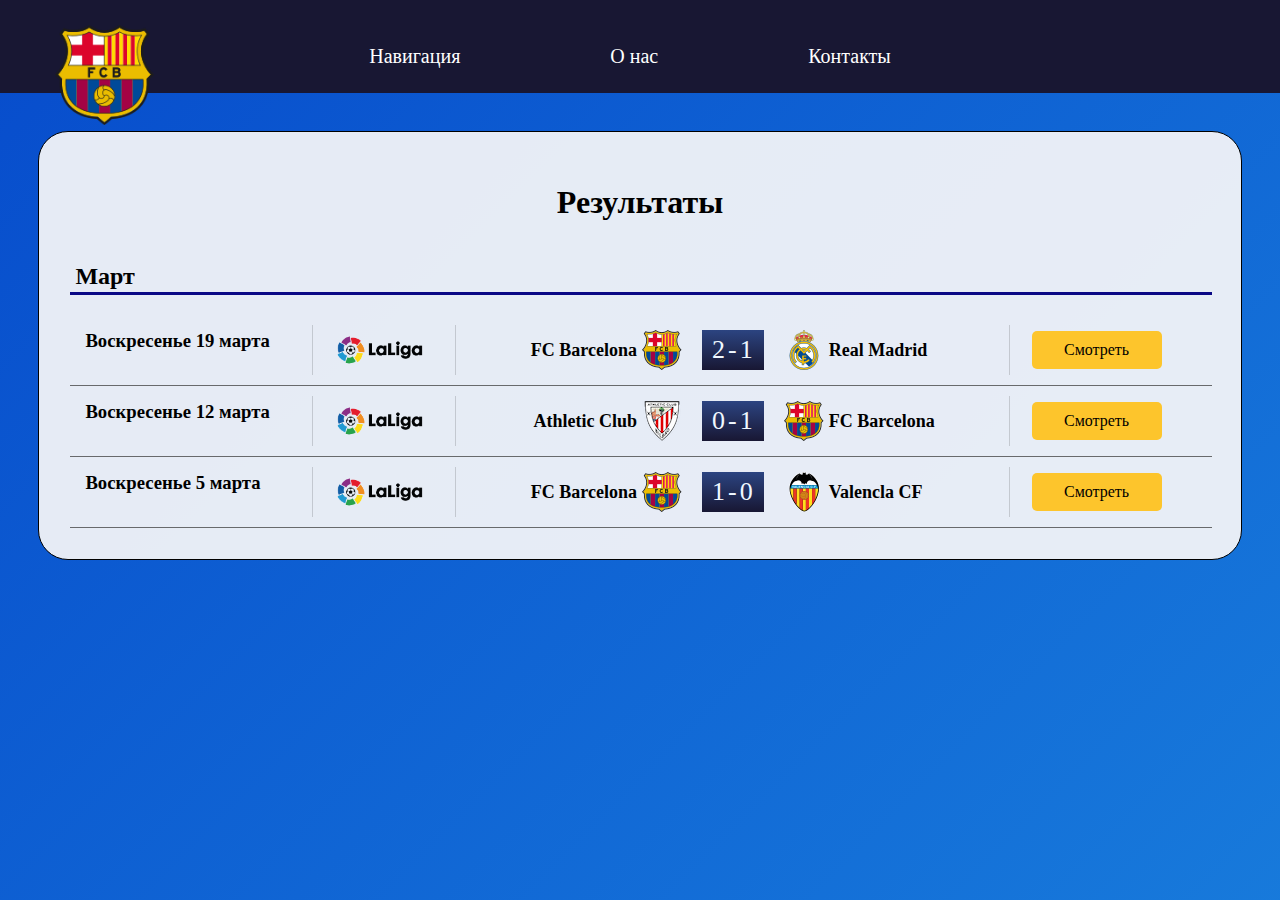
<file: results.html>
<!DOCTYPE html>
<html lang="en">
<head>
    <meta charset="UTF-8">
    <meta http-equiv="X-UA-Compatible" content="IE=edge">
    <meta name="viewport" content="width=device-width, initial-scale=1.0">
    <link rel="stylesheet" href="styles/styles.css">
    <link rel="stylesheet" href="styles/results.css">
    <title>FC Barcelona</title>
</head>
<body>
    <header>
      <div class="wrapper">
        <a href="./index.html"><img src="img/logo.png" alt="Главная" class="logo"></a>
      </div>
        <nav>
            <ul class="topmenu">
              <li><a href="#" class="submenu-link">Навигация</div></a>
                <ul class="submenu">
                  <li><a href="index.html">Новости</a></li>
                  <li><a href="schedule.html">График</a></li>
                  <li><a href="tickets.html">Билеты</a></li>
                  <li><a href="#">Результаты</a></li>
                  <li><a href="standings.html">Таблица</a></li>
                  <li><a href="players.html">Игроки</a></li>
                  <li><a href="photos.html">Фото</a></li>
                  <li><a href="honours.html">Достижения</a></li>
                </ul>
              </li>
              <li><a href="about.html">О нас</a></li>
              <li><a href="contact.html">Контакты</a></li>
            </ul>
        </nav>
    </header>

    <main>
      <div class="mainbox">
        <h1>Результаты</h1>
        <div>
          <h2>Март</h2>

          <div class="match">
            <div class="date">
              <h3>Воскресенье 19 марта</h3>
            </div>

            <div class="line"></div>

            <div class="liga">
              <img src="img/laliga.png" alt="" height="30">
            </div>

            <div class="line"></div>

            <div class="commands">
              <div class="first">
                <h4>FC Barcelona</h4>
                <img src="img/teamlogos/BCN.png" alt="" class="teamlogo" width="40">
              </div>

              <p class="score">2-1</p>

              <div class="second">
                <img src="img/teamlogos/RMD.png" alt="" class="teamlogo" width="40">
                <h4>Real Madrid</h4>
              </div>
            </div>

            <div class="line"></div>

            <div class="watch">
              <a href="https://barcatvplus.fcbarcelona.com/en/matches/78066?_ga=2.98570332.335444620.1682772782-429660521.1681715402&_gl=1*1wdwmaz*_ga*NDI5NjYwNTIxLjE2ODE3MTU0MDI.*_ga_XCQ7B6K8TL*MTY4Mjc3Mjc4Mi4xNS4xLjE2ODI3NzYxNzAuMC4wLjA." target="_blank">Смотреть</a>
            </div>
          </div>

          <div class="match">
            <div class="date">
              <h3>Воскресенье 12 марта</h3>
            </div>

            <div class="line"></div>

            <div class="liga">
              <img src="img/laliga.png" alt="" height="30">
            </div>

            <div class="line"></div>

            <div class="commands">
              <div class="first">
                <h4>Athletic Club</h4>
                <img src="img/teamlogos/ATH.png" alt="" class="teamlogo" width="40">
              </div>

              <p class="score">0-1</p>

              <div class="second">
                <img src="img/teamlogos/BCN.png" alt="" class="teamlogo" width="40">
                <h4>FC Barcelona</h4>
              </div>
            </div>

            <div class="line"></div>

            <div class="watch">
              <a href="https://barcatvplus.fcbarcelona.com/en/matches/78054?_ga=2.98570332.335444620.1682772782-429660521.1681715402&_gl=1*1e00ozg*_ga*NDI5NjYwNTIxLjE2ODE3MTU0MDI.*_ga_XCQ7B6K8TL*MTY4Mjc3Mjc4Mi4xNS4xLjE2ODI3NzYxNzguMC4wLjA." target="_blank">Смотреть</a>
            </div>
          </div>


          <div class="match">
            <div class="date">
              <h3>Воскресенье 5 марта</h3>
            </div>

            <div class="line"></div>

            <div class="liga">
              <img src="img/laliga.png" alt="" height="30">
            </div>

            <div class="line"></div>

            <div class="commands">
              <div class="first">
                <h4>FC Barcelona</h4>
                <img src="img/teamlogos/BCN.png" alt="" class="teamlogo" width="40">
              </div>

              <p class="score">1-0</p>

              <div class="second">
                <img src="img/teamlogos/VAL.png" alt="" class="teamlogo" width="40">
                <h4>Valencla CF</h4>
              </div>
            </div>

            <div class="line"></div>

            <div class="watch">
              <a href="https://barcatvplus.fcbarcelona.com/en/matches/78046?_ga=2.98570332.335444620.1682772782-429660521.1681715402&_gl=1*1e00ozg*_ga*NDI5NjYwNTIxLjE2ODE3MTU0MDI.*_ga_XCQ7B6K8TL*MTY4Mjc3Mjc4Mi4xNS4xLjE2ODI3NzYxNzguMC4wLjA." target="_blank">Смотреть</a>
            </div>
          </div>

        </div>
      </div>
    </div>
    </main>
</body>
</html>
</file>
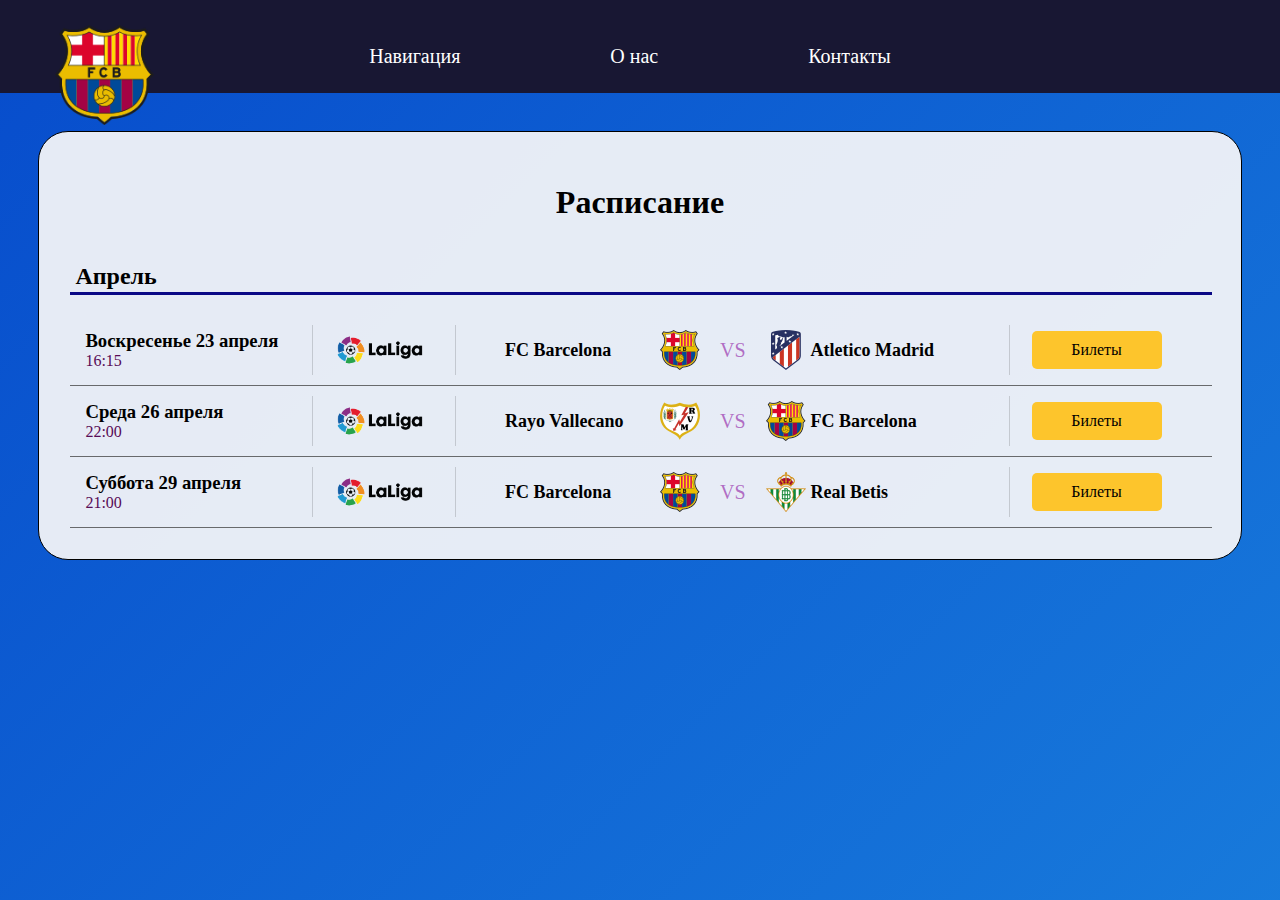
<file: schedule.html>
<!DOCTYPE html>
<html lang="en">
<head>
    <meta charset="UTF-8">
    <meta http-equiv="X-UA-Compatible" content="IE=edge">
    <meta name="viewport" content="width=device-width, initial-scale=1.0">
    <link rel="stylesheet" href="styles/styles.css">
    <link rel="stylesheet" href="styles/schedule.css">
    <title>FC Barcelona</title>
</head>
<body>
    <header>
      <div class="wrapper">
        <a href="./index.html"><img src="img/logo.png" alt="Главная" class="logo"></a>
      </div>
        <nav>
            <ul class="topmenu">
              <li><a href="#" class="submenu-link">Навигация</div></a>
                <ul class="submenu">
                  <li><a href="index.html">Новости</a></li>
                  <li><a href="#">График</a></li>
                  <li><a href="tickets.html">Билеты</a></li>
                  <li><a href="results.html">Результаты</a></li>
                  <li><a href="standings.html">Таблица</a></li>
                  <li><a href="players.html">Игроки</a></li>
                  <li><a href="photos.html">Фото</a></li>
                  <li><a href="honours.html">Достижения</a></li>
                </ul>
              </li>
              <li><a href="about.html">О нас</a></li>
              <li><a href="contact.html">Контакты</a></li>
            </ul>
        </nav>
    </header>

    <main>
        <div class="mainbox">
            <h1>Расписание</h1>
            <div>
              <h2>Апрель</h2>

              <div class="match">
                <div class="date">
                  <h3>Воскресенье 23 апреля</h3>
                  <p class="time">16:15</p>
                </div>

                <div class="line"></div>

                <div class="liga">
                  <img src="img/laliga.png" alt="" height="30">
                </div>

                <div class="line"></div>

                <div class="commands">
                  <div class="first">
                    <h4>FC Barcelona</h4>
                    <img src="img/teamlogos/BCN.png" alt="" class="teamlogo" width="40">
                  </div>

                  <p class="vs">VS</p>

                  <div class="second">
                    <img src="img/teamlogos/ATM.png" alt="" class="teamlogo" width="40">
                    <h4>Atletico Madrid</h4>
                  </div>
                </div>

                <div class="line"></div>

                <div class="buy-tickets">
                  <a href="./tickets.html">Билеты</a>
                </div>
              </div>

              <div class="match">
                <div class="date">
                  <h3>Среда 26 апреля</h3>
                  <p class="time">22:00</p>
                </div>

                <div class="line"></div>

                <div class="liga">
                  <img src="img/laliga.png" alt="" height="30">
                </div>

                <div class="line"></div>

                <div class="commands">
                  <div class="first">
                    <h4>Rayo Vallecano</h4>
                    <img src="img/teamlogos/RAY.png" alt="" class="teamlogo" width="40">
                  </div>

                  <p class="vs">VS</p>

                  <div class="second">
                    <img src="img/teamlogos/BCN.png" alt="" class="teamlogo" width="40">
                    <h4>FC Barcelona</h4>
                  </div>
                </div>

                <div class="line"></div>

                <div class="buy-tickets">
                  <a href="./tickets.html">Билеты</a>
                </div>
              </div>


              <div class="match">
                <div class="date">
                  <h3>Суббота 29 апреля</h3>
                  <p class="time">21:00</p>
                </div>

                <div class="line"></div>

                <div class="liga">
                  <img src="img/laliga.png" alt="" height="30">
                </div>

                <div class="line"></div>

                <div class="commands">
                  <div class="first">
                    <h4>FC Barcelona</h4>
                    <img src="img/teamlogos/BCN.png" alt="" class="teamlogo" width="40">
                  </div>

                  <p class="vs">VS</p>

                  <div class="second">
                    <img src="img/teamlogos/BET.png" alt="" class="teamlogo" width="40">
                    <h4>Real Betis</h4>
                  </div>
                </div>

                <div class="line"></div>

                <div class="buy-tickets">
                  <a href="./tickets.html">Билеты</a>
                </div>
              </div>

            </div>
          </div>
        </div>
    </main>
</body>
</html>
</file>
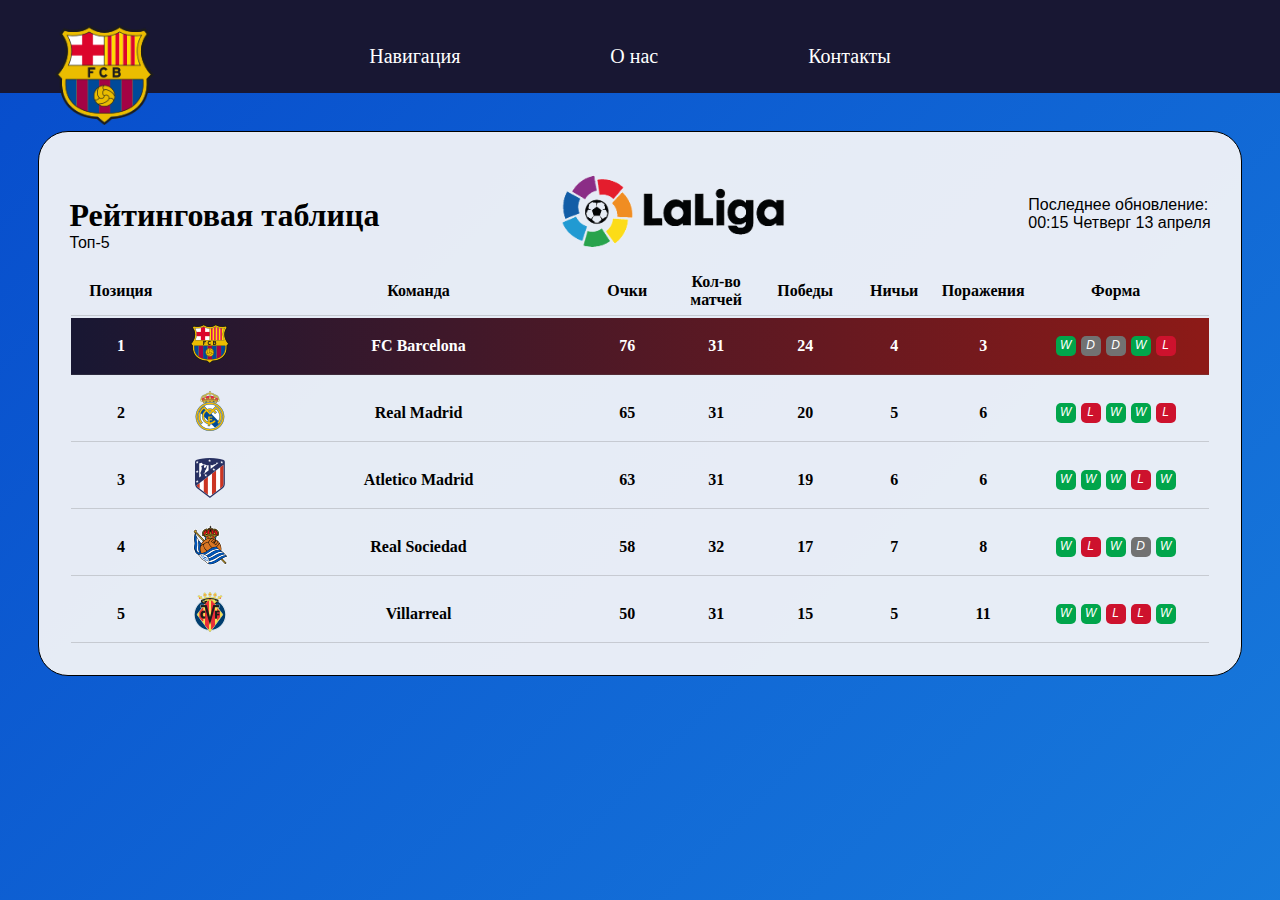
<file: standings.html>
<!DOCTYPE html>
<html lang="ru">
<head>
    <meta charset="UTF-8">
    <meta http-equiv="X-UA-Compatible" content="IE=edge">
    <meta name="viewport" content="width=device-width, initial-scale=1.0">
    <link rel="stylesheet" href="styles/styles.css">
    <link rel="stylesheet" href="styles/standings.css">
    <title>FC Barcelona</title>
</head>
<body>
    <header>
      <div class="wrapper">
        <a href="./index.html"><img src="img/logo.png" alt="Главная" class="logo"></a>
      </div>
        <nav>
            <ul class="topmenu">
              <li><a href="#" class="submenu-link">Навигация</div></a>
                <ul class="submenu">
                  <li><a href="index.html">Новости</a></li>
                  <li><a href="schedule.html">График</a></li>
                  <li><a href="tickets.html">Билеты</a></li>
                  <li><a href="results.html">Результаты</a></li>
                  <li><a href="#">Таблица</a></li>
                  <li><a href="players.html">Игроки</a></li>
                  <li><a href="photos.html">Фото</a></li>
                  <li><a href="honours.html">Достижения</a></li>
                </ul>
              </li>
              <li><a href="about.html">О нас</a></li>
              <li><a href="contact.html">Контакты</a></li>
            </ul>
        </nav>
    </header>

    <main>
        <div class="mainbox">
          <div class="head">
            <div>
              <h1>Рейтинговая таблица</h1>
              <p>Топ-5</p>
            </div>

            <div class="liga">
              <img src="img/laliga.png" alt="Лига" width="80%">
            </div>

            <div>
              <p>Последнее обновление:</p>
              <p>00:15 Четверг 13 апреля</p>
            </div>
          </div>

          <table width="100%">
            <thead>
              <tr>
                <th width="8%">Позиция</th>
                <th width="8%"></th>
                <th width="30%">Команда</th>
                <th width="8%">Очки</th>
                <th width="8%">Кол-во<br>матчей</th>
                <th width="8%">Победы</th>
                <th width="8%">Ничьи</th>
                <th width="8%">Поражения</th>
                <th width="16%">Форма</th>
              </tr>
            </thead>
        
            <tbody>
              <tr class="firstpos">
                <th width="8%">1</th>
                <th width="8%"><img src="img/teamlogos/BCN.png" alt=""></th>
                <th width="30%">FC Barcelona</th>
                <th width="8%">76</th>
                <th width="8%">31</th>
                <th width="8%">24</th>
                <th width="8%">4</th>
                <th width="8%">3</th>
                <th width="16%" class="form">
                  <div class="win"><p>W</p></div>
                  <div class="draw"><p>D</p></div>
                  <div class="draw"><p>D</p></div>
                  <div class="win"><p>W</p></div>
                  <div class="lose"><p>L</p></div>
                </th>
              </tr>

              <tr>
                <th width="8%">2</th>
                <th width="8%"><img src="img/teamlogos/RMD.png" alt=""></th>
                <th width="30%">Real Madrid</th>
                <th width="8%">65</th>
                <th width="8%">31</th>
                <th width="8%">20</th>
                <th width="8%">5</th>
                <th width="8%">6</th>
                <th width="16%" class="form">
                  <div class="win"><p>W</p></div>
                  <div class="lose"><p>L</p></div>
                  <div class="win"><p>W</p></div>
                  <div class="win"><p>W</p></div>
                  <div class="lose"><p>L</p></div>
                </th>
              </tr>

              <tr>
                <th width="8%">3</th>
                <th width="8%"><img src="img/teamlogos/ATM.png" alt=""></th>
                <th width="30%">Atletico Madrid</th>
                <th width="8%">63</th>
                <th width="8%">31</th>
                <th width="8%">19</th>
                <th width="8%">6</th>
                <th width="8%">6</th>
                <th width="16%" class="form">
                  <div class="win"><p>W</p></div>
                  <div class="win"><p>W</p></div>
                  <div class="win"><p>W</p></div>
                  <div class="lose"><p>L</p></div>
                  <div class="win"><p>W</p></div>
                </th>
              </tr>

              <tr>
                <th width="8%">4</th>
                <th width="8%"><img src="img/teamlogos/RSO.png" alt=""></th>
                <th width="30%">Real Sociedad</th>
                <th width="8%">58</th>
                <th width="8%">32</th>
                <th width="8%">17</th>
                <th width="8%">7</th>
                <th width="8%">8</th>
                <th width="16%" class="form">
                  <div class="win"><p>W</p></div>
                  <div class="lose"><p>L</p></div>
                  <div class="win"><p>W</p></div>
                  <div class="draw"><p>D</p></div>
                  <div class="win"><p>W</p></div>
                </th>
              </tr>

              <tr>
                <th width="8%">5</th>
                <th width="8%"><img src="img/teamlogos/VIL.png" alt=""></th>
                <th width="30%">Villarreal</th>
                <th width="8%">50</th>
                <th width="8%">31</th>
                <th width="8%">15</th>
                <th width="8%">5</th>
                <th width="8%">11</th>
                <th width="16%" class="form">
                  <div class="win"><p>W</p></div>
                  <div class="win"><p>W</p></div>
                  <div class="lose"><p>L</p></div>
                  <div class="lose"><p>L</p></div>
                  <div class="win"><p>W</p></div>
                </th>
              </tr>
            </tbody>
          </table>
        </div>
    </main>

</body>
</html>
</file>
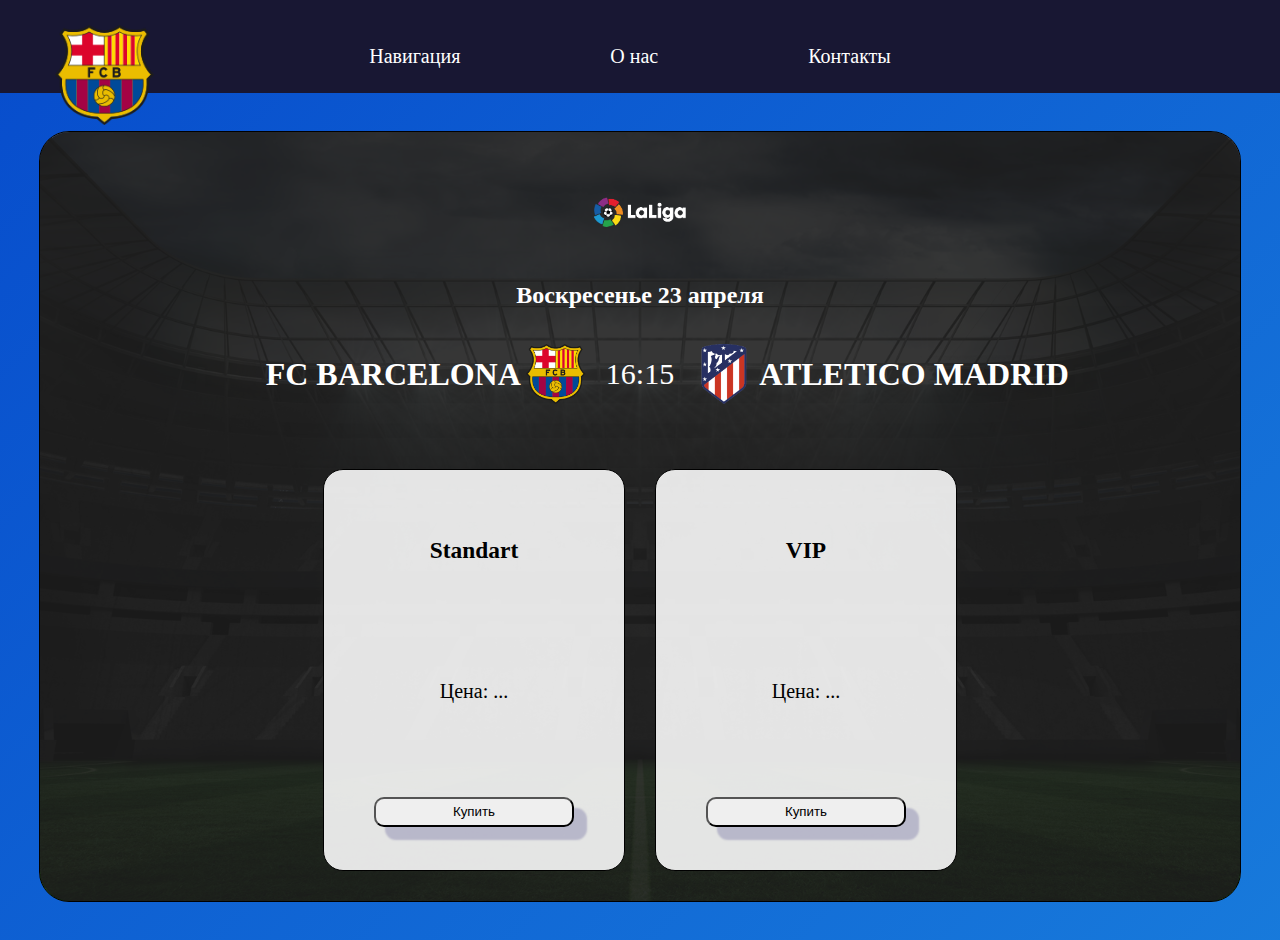
<file: tickets.html>
<!DOCTYPE html>
<html lang="en">
<head>
    <meta charset="UTF-8">
    <meta http-equiv="X-UA-Compatible" content="IE=edge">
    <meta name="viewport" content="width=device-width, initial-scale=1.0">
    <link rel="stylesheet" href="styles/styles.css">
    <link rel="stylesheet" href="styles/tickets.css">
    <title>FC Barcelona</title>
</head>
<body>
    <header>
      <div class="wrapper">
        <a href="./index.html"><img src="img/logo.png" alt="Главная" class="logo"></a>
      </div>
        <nav>
            <ul class="topmenu">
              <li><a href="#" class="submenu-link">Навигация</div></a>
                <ul class="submenu">
                  <li><a href="index.html">Новости</a></li>
                  <li><a href="schedule.html">График</a></li>
                  <li><a href="#">Билеты</a></li>
                  <li><a href="results.html">Результаты</a></li>
                  <li><a href="standings.html">Таблица</a></li>
                  <li><a href="players.html">Игроки</a></li>
                  <li><a href="photos.html">Фото</a></li>
                  <li><a href="honours.html">Достижения</a></li>
                </ul>
              </li>
              <li><a href="about.html">О нас</a></li>
              <li><a href="contact.html">Контакты</a></li>
            </ul>
        </nav>
    </header>

    <main>
        <div class="mainbox">
          <div class="popup">
            <div class="matchInfo">
              <div class="liga">
                <img src="img/laliga-neg.png" alt="" height="100">
              </div>

              <div class="date">
                <h2>Воскресенье 23 апреля</h2>
              </div>

              <div class="commands">
                <div class="first">
                  <h1>FC BARCELONA</h1>
                  <img src="img/teamlogos/BCN@x2.png" alt="" class="teamlogo" width="60">
                </div>

                <p class="time">16:15</p>

                <div class="second">
                  <img src="img/teamlogos/ATM@x2.png" alt="" class="teamlogo" width="60">
                  <h1>ATLETICO MADRID</h1>
                </div>
              </div>
            </div>

            <div class="tickets">
              <div class="ticket">
                <h3>Standart</h3>
                <p>Цена: ...</p>
                <button>Купить</button>
              </div>
              <div class="ticket">
                <h3>VIP</h3>
                <p>Цена: ...</p>
                <button>Купить</button>
              </div>
            </div>
          </div>
        </div>
    </main>
</body>
</html>
</file>
<file: styles/styles.css>
:root{
    --primary-boxcolor: rgba(245, 245, 247, 0.938);
    --default-text-color: rgb(0,0,0);
}

body {
    padding: 0;
    margin: 0;
    background: linear-gradient(-45deg, #04f54d, #09c3f1, #1d89e0, #074ccc);
    background-size: 400% 400%;
    animation: gradient 8s ease infinite;

    /* background: linear-gradient(179.4deg, rgb(12, 20, 69) -16.9%, rgb(71, 30, 84) 119.9%);
    background:
    radial-gradient(black 3px, transparent 4px),
    radial-gradient(black 3px, transparent 4px),
    linear-gradient(#fff 4px, transparent 0),
    linear-gradient(45deg, transparent 74px, transparent 75px, #a4a4a4 75px, #a4a4a4 76px, transparent 77px, transparent 109px),
    linear-gradient(-45deg, transparent 75px, transparent 76px, #a4a4a4 76px, #a4a4a4 77px, transparent 78px, transparent 109px),
    #fff;
    background-size: 109px 109px, 109px 109px,100% 6px, 109px 109px, 109px 109px;
    background-position: 54px 55px, 0px 0px, 0px 0px, 0px 0px, 0px 0px; */

    min-height: 100vh;
}

.mainbox{
    background-color: var(--primary-boxcolor);
    border-radius: 30px;
    border: 1px solid black;
    padding: 30px;
    max-width: 1200px;
    margin-left: auto;
    margin-right: auto;
}

@keyframes gradient {
    0% {
        background-position: 0% 50%;
    }
    50% {
        background-position: 100% 50%;
    }
    100% {
        background-position: 0% 50%;
    }
}

header {
    padding: 15px;
    width: auto;
    background-color: #181733;
}
ul{
    margin: 0;
    list-style-type: none;
    display: flex;
    flex-direction: row;
    justify-content: center;
    gap: 100px;
}

ul a{
    text-decoration: none;
    color: #fff;
    font-size: 20px;
}

ul a:hover{
    color: rgb(184, 18, 18);
}

main{
    padding: 3%;
}

ul {
    list-style: none; 
    margin: 0;
    padding: 0;
}

.topmenu > li {
    display: inline-block;
    margin-right: 20px;
    position: relative;
}

a {
    display: block;
    padding: 10px 15px;
    transition: .3s linear;
}

.submenu {
    display: block;
    position: absolute;
    top: 100%;
    left: 0;
    width: 100%;
    transition: .3s ease-in-out;
}

nav .submenu {
    transform: scaleY(0);
    transform-origin: 0 0;
    background: #154284;
}

nav ul li:hover .submenu {
    transform: scaleY(1);
}

.submenu li a {
    border-bottom: 1px solid rgba(255,255,255,.3);
    color: white;
    font-size: 15px;
}

.logo{
    position: absolute;
    height: 100px;
}

.wrapper{
    position: relative;
    max-width: 1200px;
    margin-left: auto;
    margin-right: auto;
}
</file>
<file: styles/main.css>
@import url(https://fonts.googleapis.com/css?family=Rubik+One&subset=latin,cyrillic);

h1 {
  font-family: 'Rubik One', sans-serif;
  text-align: center;
  font-size: 50px;
  text-transform: uppercase;
  background: linear-gradient(45deg, #5f0f58 33%, #5c11d6 66%, #e31ffd);
  -webkit-background-clip: text;
  -webkit-text-fill-color: transparent;
  color: #0B2349;
  display: table;
  margin: 20px auto;
}

.news-block{
    display: flex;
    gap: 20px;
    justify-content: space-around;
    flex-wrap: wrap;
}

.news{
    background-color: rgb(255, 255, 255, .4);
    border: 1px solid rgb(59, 59, 59);
    border-radius: 15px;
    padding: 15px;
    display: flex;
    flex-wrap: wrap;
    width: 550px;
    gap: 10px;
}

.news > img{
    width: 310px;
    height: 200px;
    border-radius: 5px;
}

.news > div{
    width: 230px;
}

img{
    object-fit: cover;
}

p{
    color: #4b4b4b;
    text-align: justify;
    padding-right: 15px;
}
</file>
<file: styles/2.css>
.day{
    padding-top: 20px;
    display: flex;
    flex-direction: row;
    border-top: 10px solid #154284;
    gap: 20px;
}

.date > div{
    width: 120px;
}

.news > div{
    width: 100%;
    padding-left: 10px;
}

.news{
    width: 100%;
    flex-wrap: nowrap;
    border: none;
}

h2{
    margin-top: 2px;
}
</file>
<file: styles/3.css>
.news-block{
      display: flex;
      gap: 20px;
      justify-content: flex-start;
      flex-wrap: wrap;
  }
  
  .news{
      background-color: rgb(255, 255, 255, .4);
      border: none;
      border-radius: 15px;
      padding: 15px;
      display: flex;
      flex-direction: column;
      flex-wrap: wrap;
      width: 350px;
      gap: 10px;
  }
  
  .news > img{
      width: 310px;
      height: 200px;
      border-radius: 5px;
      margin-left: auto;
      margin-right: auto;
  }
  
  .news > div{
      width: 230px;
      margin-left: auto;
      margin-right: auto;
  }
  
  .day{
    padding-top: 20px;
    padding-bottom: 30px;
    border-top: 10px solid #154284;
    gap: 20px;
}   

  img{
      object-fit: cover;
  }
  
  h2{
    margin-bottom: 1px;
    padding-bottom: 1px;
  }

  p{
      color: #4b4b4b;
      text-align: justify;
      padding-right: 15px;
  }
</file>
<file: styles/contact.css>
.social{
    display: flex;
    flex-direction: column;
    gap: 5px;
}

.social img{
    width: 20px;
    height: auto;
    margin: 0;
    padding: 0;
}

.social a{
    text-decoration: none;
    color: var(--default-text-color);
}

.social span{
    display: flex;
    gap: 10px;
}

.contact-text{
    display: flex;
    flex-direction: column;
}

.contact-text p{
    margin: 1px;
}

.map{
    width: 500px;
    height: auto;
    margin: 5px;
    border: 1px solid rgb(0, 0, 0);
}

.main-section{
    background-color: var(--primary-boxcolor);
    border-radius: 30px;
    border: 1px solid rgb(5, 122, 87); 
    display: flex;
    gap: 1px;
    justify-content: space-around;
    max-width: 1200px;
    margin-left: auto;
    margin-right: auto;
    padding: 20px;
}
</file>
<file: styles/honours.css>
.champs{
    display: flex;
    flex-direction: column;
    gap: 20px;
}

.honor{
    display: flex;
    flex-direction: row;
    gap: 50px;
    background-color: rgba(235, 235, 235, 0.904);
    padding: 10px;
    box-shadow: rgba(50, 50, 93, 0.25) 0px 50px 100px -20px, rgba(0, 0, 0, 0.3) 0px 30px 60px -30px, rgba(10, 37, 64, 0.35) 0px -2px 6px 0px inset;
    border-radius: 10px;
}

h1{
    text-align: center;
    margin-bottom: 8px;
}

.sub{
    margin-top: 6px;
    display: block;
    width: 600px;
    margin-left: auto;
    margin-right: auto;
    text-align: center;
    color: rgba(44, 44, 44, 0.753);
}
</file>
<file: styles/photos.css>
.photos{
    display: flex;
    flex-direction: row;
    gap: 30px;
    justify-content: center;
    flex-wrap: wrap;
}

.photos > img {
    width: 300px;
    height: 300px;
    border: 1px solid #000;
    object-fit: cover;
}
</file>
<file: styles/players.css>
h2{
    text-align: center;
    font-size: 26px;
    color: rgb(129, 20, 129);
    margin-top: 50px;
}

.group{
    display: flex;
    flex-direction: row;
    flex-wrap: wrap;
    gap: 30px;
    padding-left: 40px;
}

.player-card{
    max-width: 470px;
    max-height: 470px;
    min-width: 300px;
    min-height: 300px;
    display: flex;
    flex-direction: column;
    text-align: center;
    justify-content: flex-end;
    color: #fff;
    font-size: 20px;
}

p{
    font-size: 13px;
}

.player-card > div{
    background-color: #000000b2;
    box-shadow: 0px -10px 10px 0px #000000b2;
}

.p1{
    background-image: url(../img/players/terstegen.jpeg);
    background-size: cover;
}

.p2{
    background-image: url(../img/players/inaki.jpg);
    background-size: cover;
}

.p3{
    background-image: url(../img/players/ronald.jpeg);
    background-size: cover;
}

.p4{
    background-image: url(../img/players/andreas.jpg);
    background-size: cover;
}

.p5{
    background-image: url(../img/players/marcos.jpeg);
    background-size: cover;
}

.p6{
    background-image: url(../img/players/jordi.jpg);
    background-size: cover;
}

.p7{
    background-image: url(../img/players/jules.jpg);
    background-size: cover;
}

.p8{
    background-image: url(../img/players/eric.jpg);
    background-size: cover;
}

.p9{
    background-image: url(../img/players/sergio.jpeg);
    background-size: cover;
}

.p10{
    background-image: url(../img/players/pedri.jpeg);
    background-size: cover;
}

.p11{
    background-image: url(../img/players/frank.jpg);
    background-size: cover;
}

.p12{
    background-image: url(../img/players/roberto.jpeg);
    background-size: cover;
}

.p13{
    background-image: url(../img/players/dejong.jpg);
    background-size: cover;
}

.p14{
    background-image: url(../img/players/gavi.jpg);
    background-size: cover;
}

.p15{
    background-image: url(../img/players/ousmane.jpeg);
    background-size: cover;
}

.p16{
    background-image: url(../img/players/lewandowski.jpeg);
    background-size: cover;
}

.p17{
    background-image: url(../img/players/ansu.jpg);
    background-size: cover;
}

.p18{
    background-image: url(../img/players/ferran.jpg);
    background-size: cover;
}

.p19{
    background-image: url(../img/players/raphinha.jpeg);
    background-size: cover;
}

.p20{
    background-image: url(../img/players/xavi.jpeg);
    background-size: cover;
}
</file>
<file: styles/results.css>
h1{
    text-align: center;
}

h2{
    display: block;
    border-bottom: 3px solid #0a0885;
    padding-bottom: 2px;
    padding-left: 5px;
}

.mainbox > div{
    width: 100%;
    padding: 1px;
}

.match{
    display: flex;
    flex-direction: row;
    gap: 20px;
    justify-content: space-between;
    border-bottom: 1px solid #3f3e3ec0;
    padding: 10px;
}

.time{
    color: #580a55;
}

.date{
    padding: 5px;
    width: 200px;
}

.line{
    width: 0;
    border-right: 1px solid #33333331;
}

.liga{
    height: 50px;
    width: 100px;
    display: flex;
    align-items: center;
}

.commands{
    display: flex;
    flex-direction: row;
    gap: 20px;
    justify-content: center;
    padding: 5px;
    width: 500px;
}

h3, p{
    margin: 0;
}

h4{
    font-size: 18px;
    align-self: center;
    margin: 0;
    width: 150px;
}

.first, .second{
    display: flex;
    flex-direction: row;
    justify-content: center;
    gap: 5px;
    align-items: center;
}

.first > h4{
    text-align: right;
}

.score{
    font-size: 20px;
    color: #952caaaa;
    margin-top: auto;
    margin-bottom: auto;
    background: linear-gradient(180deg,#2c4481 0,#181733);
    padding: 5px 8px 5px 10px;
    color: aliceblue;
    font-size: 26px;
    letter-spacing: 3px;
}

.watch{
    display: flex;
    align-items: center;
}

.watch > a{
    text-decoration: none;
    color: #000;
    display: block;
    background-color: #fdc52c;
    border-radius: 5px;
    width: 100px;
    text-align: center;
    margin-right: 40px;
    margin-top: auto;
    margin-bottom: auto;
}
</file>
<file: styles/schedule.css>
h1{
    text-align: center;
}

h2{
    display: block;
    border-bottom: 3px solid #0a0885;
    padding-bottom: 2px;
    padding-left: 5px;
}

.mainbox > div{
    width: 100%;
    padding: 1px;
}

.match{
    display: flex;
    flex-direction: row;
    gap: 20px;
    justify-content: space-between;
    border-bottom: 1px solid #3f3e3ec0;
    padding: 10px;
}

.time{
    color: #580a55;
}

.date{
    padding: 5px;
    width: 200px;
}

.line{
    width: 0;
    border-right: 1px solid #33333331;
}

.liga{
    height: 50px;
    width: 100px;
    display: flex;
    align-items: center;
}

.commands{
    display: flex;
    flex-direction: row;
    gap: 20px;
    justify-content: center;
    padding: 5px;
    width: 500px;
}

h3, p{
    margin: 0;
}

h4{
    font-size: 18px;
    align-self: center;
    margin: 0;
    width: 150px;
}

.first, .second{
    display: flex;
    flex-direction: row;
    justify-content: center;
    gap: 5px;
    align-items: center;
}

.vs{
    font-size: 20px;
    color: #952caaaa;
    margin-top: auto;
    margin-bottom: auto;
}

.buy-tickets{
    display: flex;
    align-items: center;
}

.buy-tickets > a{
    text-decoration: none;
    color: #000;
    display: block;
    background-color: #fdc52c;
    border-radius: 5px;
    width: 100px;
    text-align: center;
    margin-right: 40px;
    margin-top: auto;
    margin-bottom: auto;
}
</file>
<file: styles/standings.css>
.head{
    display: flex;
    flex-direction: row;
    justify-content: space-between;
    align-items: center;
}

table{
    width: 100%;
}

p{
    padding: 0;
    margin: 0;
    font-family:'Lucida Sans', 'Lucida Sans Regular', 'Lucida Grande', 'Lucida Sans Unicode', Geneva, Verdana, sans-serif;
}

h1{
    margin-bottom: 0;
}

tr {
    display: flex;
    flex-direction: row;
    justify-content: space-between;
    align-items: center;
    border-bottom: 1px solid #6666663f;
    padding: 5px;
}

.firstpos{
    background: linear-gradient(90deg,#181733,#8d1a17);
    color: #ffffff;
}

tbody{
    display: flex;
    flex-direction: column;
    gap: 10px;
}

.form{
    display: flex;
    gap: 5px;
    justify-content: center;
}

.win, .draw, .lose{
    width: 20px;
    height: 20px;
    color: #ffffff;
    border-radius: 5px;
    font-size: 12px;
    font-family: Arial, Helvetica, sans-serif;
    font-weight: 400;
    font-style: italic;
}

.win > p, .draw > p, .lose > p{
    margin: 0;
    padding-top: 2px;
    text-align: center;
}

.win{
    background-color: #01a54b;
}

.draw{
    background-color: #727272;
}

.lose{
    background-color: #cd122d;
}
.liga{
    padding-top: 10px;
    padding-bottom: 10px;
}
</file>
<file: styles/tickets.css>
:root{
    color: #fff;
}

h1{
    text-align: center;
}

.date{
    text-align: center;
}

.liga{
    display: flex;
    justify-content: center;
}

.commands{
    display: flex;
    flex-direction: row;
    gap: 20px;
    justify-content: center;
    padding: 5px;
    margin-left: auto;
    margin-right: auto;
}
h4{
    font-size: 18px;
    align-self: center;
    margin: 0;
}

.first, .second{
    display: flex;
    flex-direction: row;
    gap: 5px;
    align-items: center;
    width: 400px;
}

.first{
    justify-content: flex-end;
}

.second{
    justify-content: flex-start;
}

.time{
    font-size: 30px;
    margin-top: auto;
    margin-bottom: auto;
}

.mainbox{
    background-image: url(../img/stadion.jpg);
    background-repeat: no-repeat;
    background-size: cover;
    padding: 0;
}

.popup{
    background-color: rgba(29, 29, 29, 0.89);
    padding: 30px;
    border-radius: 30px;
}

.tickets{
    display: flex;
    flex-direction: row;
    justify-content: center;
    gap: 30px;
}

.ticket{
    display: flex;
    flex-direction: column;
    justify-content: space-evenly;
    height: 400px;
    background-color: rgba(255, 255, 255, 0.884);
    border-radius: 20px;
    border: 1px solid black;
    margin-top: 50px;
    width: 300px;
    color: #000000;
    text-align: center;
    font-size: 20px;
    gap: 30px;
}

button{
    width: 200px;
    height: 30px;
    border-radius: 10px;
    box-shadow: 12px 12px 2px 1px rgba(12, 3, 102, 0.2);
    margin-left: auto;
    margin-right: auto;
}
</file>
